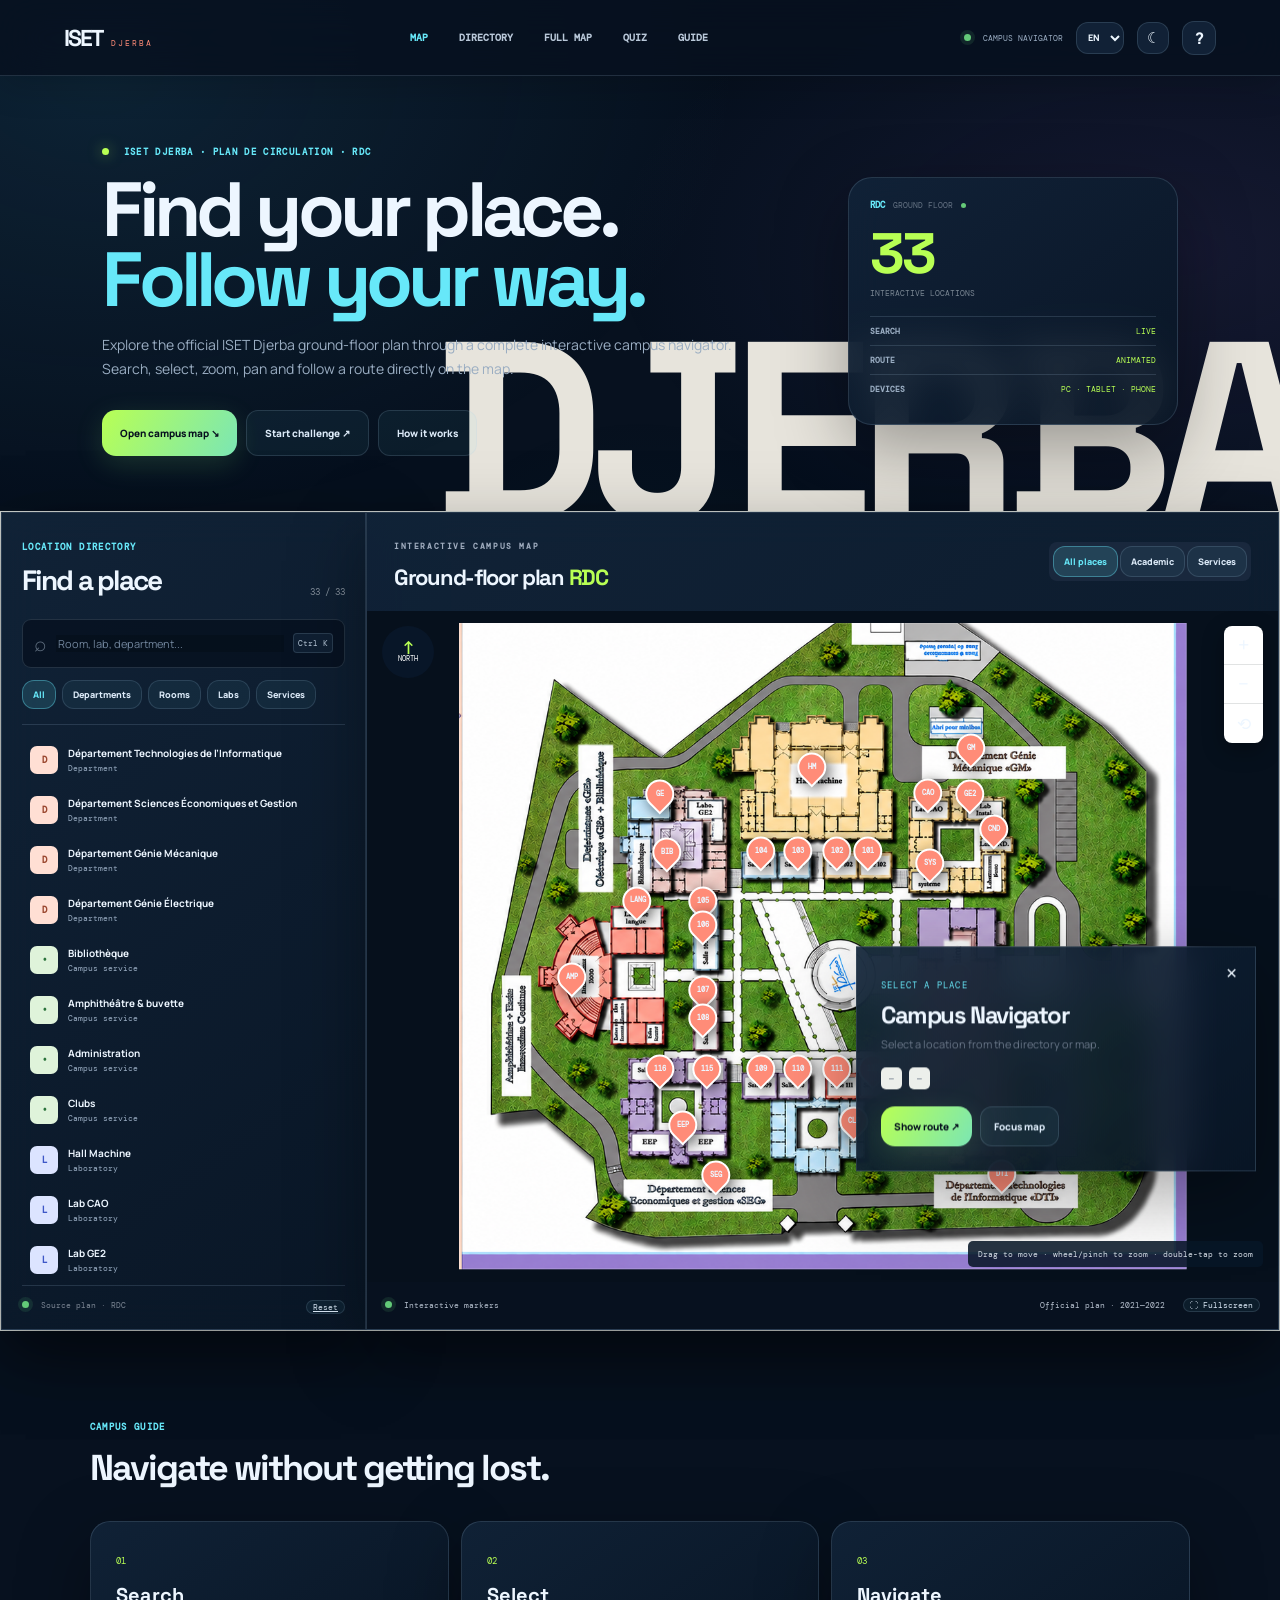
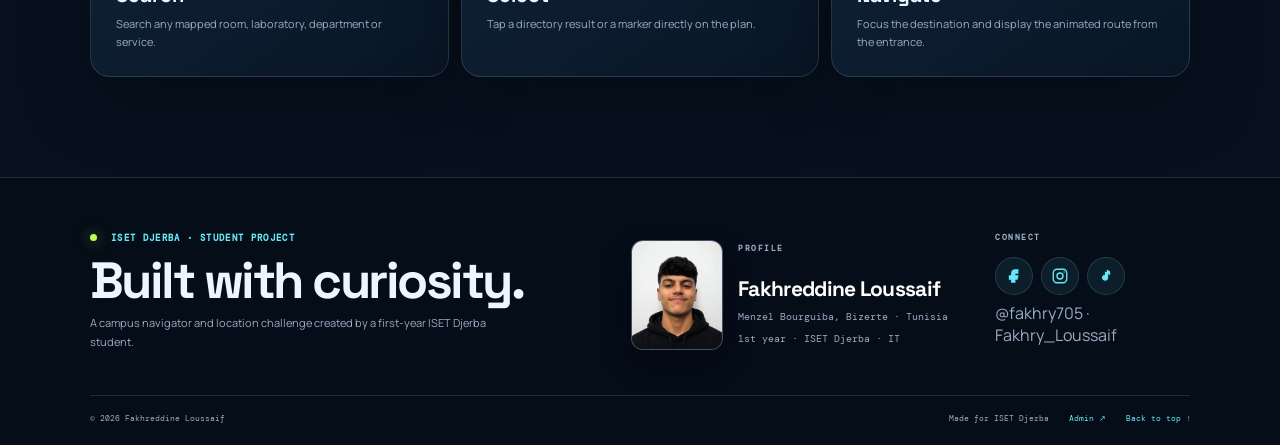
<file: index.html>
<!doctype html>
<html lang="fr">
<head>
<meta charset="UTF-8">
<meta name="viewport" content="width=device-width, initial-scale=1.0, viewport-fit=cover">
<meta name="theme-color" content="#07111f">
<title>ISET Djerba — Campus Map</title>
<link rel="stylesheet" href="css/style.css">
<link rel="stylesheet" href="css/aurora.css?v=20261009c">
</head>
<body>
<header class="topbar">
  <a class="brand" href="#home"><span class="brand-main">ISET</span><span class="brand-sub">DJERBA</span></a>
  <nav><a class="active" href="#map" data-i18n="navMap">MAP</a><a href="#directory" data-i18n="navDirectory">DIRECTORY</a><a href="map.html" class="full-map-link">FULL MAP</a><a href="quiz.html" data-i18n="navQuiz">QUIZ</a><a href="#guide" data-i18n="navGuide">GUIDE</a></nav>
  <div class="top-right"><span class="live"><i></i> <span data-i18n="navigator">CAMPUS NAVIGATOR</span></span><select class="language-select" id="languageSelect" aria-label="Language"><option value="en">EN</option><option value="fr">FR</option><option value="ar">AR</option></select><button id="themeToggle" class="theme-btn" type="button" aria-label="Toggle dark mode">☾</button><button id="helpBtn" class="round-btn" type="button">?</button></div>
</header>

<main id="home">
  <section class="hero">
    <div class="hero-grid">
      <div>
        <p class="eyebrow"><span></span> ISET DJERBA · PLAN DE CIRCULATION · RDC</p>
        <h1><span data-i18n="heroTitle">Find your place.</span><br><em data-i18n="heroTitleAccent">Follow your way.</em></h1>
        <p class="hero-copy" data-i18n="heroCopy">Explore the official ISET Djerba ground-floor plan through a complete interactive campus navigator. Search, select, zoom, pan and follow a route directly on the map.</p>
        <div class="hero-buttons">
          <button id="goMap" class="btn-primary" type="button" data-i18n="openMap">Open campus map <b>↘</b></button>
          <button id="openChallenge" class="btn-secondary" type="button" data-i18n="startChallenge">Start challenge ↗</button>
          <button id="openGuide" class="btn-secondary" type="button" data-i18n="howItWorks">How it works</button>
        </div>
      </div>
      <div class="hero-panel">
        <div class="hero-panel-head"><span>RDC</span><small>GROUND FLOOR</small><i></i></div>
        <strong id="locationTotal">0</strong>
        <span data-i18n="interactiveLocations">interactive locations</span>
        <div class="metric"><b data-i18n="searchMetric">SEARCH</b><span data-i18n="live">LIVE</span></div>
        <div class="metric"><b data-i18n="routeMetric">ROUTE</b><span data-i18n="animated">ANIMATED</span></div>
        <div class="metric"><b data-i18n="devicesMetric">DEVICES</b><span data-i18n="devices">PC · TABLET · PHONE</span></div>
      </div>
    </div>
  </section>

  <section class="map-app" id="map">
    <aside class="sidebar" id="directory">
      <div class="sidebar-title">
        <div><p class="eyebrow" data-i18n="directory">LOCATION DIRECTORY</p><h2 data-i18n="findPlace">Find a place</h2></div>
        <span id="resultCount"></span>
      </div>

      <label class="search">
        <span>⌕</span>
        <input id="search" type="search" data-i18n-placeholder="searchPlaceholder" placeholder="Salle, lab, département..." autocomplete="off">
        <kbd>Ctrl K</kbd>
      </label>

      <div class="chips">
        <button class="chip active" data-filter="all" type="button" data-i18n="all">All</button>
        <button class="chip" data-filter="department" type="button" data-i18n="departments">Departments</button>
        <button class="chip" data-filter="room" type="button" data-i18n="rooms">Rooms</button>
        <button class="chip" data-filter="lab" type="button" data-i18n="labs">Labs</button>
        <button class="chip" data-filter="common" type="button" data-i18n="services">Services</button>
      </div>

      <div id="results" class="results" aria-live="polite"></div>

      <div class="sidebar-bottom">
        <span><i></i> <span data-i18n="sourcePlan">Source plan · RDC</span></span>
        <button id="resetAll" type="button" data-i18n="reset">Reset</button>
      </div>
    </aside>

    <section class="map-workspace">
      <div class="map-topbar">
        <div>
          <span class="map-label" data-i18n="interactiveMap">INTERACTIVE CAMPUS MAP</span>
          <h2 data-i18n="groundPlan">Plan de circulation <b>RDC</b></h2>
        </div>
        <div class="map-tabs">
          <button class="active" data-view="all" type="button" data-i18n="allPlaces">All places</button>
          <button data-view="academic" type="button" data-i18n="academic">Academic</button>
          <button data-view="services" type="button" data-i18n="services">Services</button>
        </div>
      </div>

      <div id="mapViewport" class="map-viewport">
        <div id="mapCanvas" class="map-canvas">
          <img src="assets/final1.png" alt="Plan de circulation RDC de l'ISET Djerba" draggable="false">
          <svg class="route-svg" viewBox="0 0 100 100" preserveAspectRatio="none" aria-hidden="true">
            <defs>
              <filter id="routeGlow" x="-80%" y="-80%" width="260%" height="260%">
                <feGaussianBlur stdDeviation="0.9" result="blur"></feGaussianBlur>
              </filter>
              <marker id="routeArrow" viewBox="0 0 6 6" refX="5" refY="3" markerWidth="3.2" markerHeight="3.2" orient="auto-start-reverse">
                <path d="M 0 0 L 6 3 L 0 6 Z"></path>
              </marker>
            </defs>
            <path id="routeGlowPath"></path>
            <path id="routePath"></path>
            <path id="routeFlowPath"></path>
            <g id="routeWaypoints"></g>
            <g id="routeStartGroup">
              <circle id="routeStartHalo" cx="66.7" cy="93" r="1.9"></circle>
              <circle id="routeStart" cx="66.7" cy="93" r=".72"></circle>
              <text id="routeStartLabel" x="66.7" y="90.2">START</text>
            </g>
            <circle id="routeDestination" cx="0" cy="0" r="1.5"></circle>
          </svg>
          <div id="markers"></div>
        </div>

        <div class="map-tools">
          <button id="zoomIn" type="button" aria-label="Zoom in">+</button>
          <button id="zoomOut" type="button" aria-label="Zoom out">−</button>
          <button id="resetView" type="button" aria-label="Reset map">⟲</button>
        </div>

        <div class="compass"><b>↑</b><span>NORTH</span></div>
        <div id="routeStatus" class="route-status" aria-live="polite">
          <i></i><span>LIVE ROUTE</span><b id="routeStatusName">—</b>
        </div>
        <div class="gesture-hint" data-i18n="gesture">Drag to pan · scroll/pinch to zoom</div>

        <div id="selectionMini" class="selection-mini">
          <span>SELECTED LOCATION</span>
          <b id="selectionMiniName">—</b>
          <button id="miniFocus" type="button" data-i18n="focus">Focus ↗</button>
        </div>
      </div>

      <div class="map-bottom">
        <span><i></i> <span data-i18n="interactiveMarkers">Interactive markers</span></span>
        <span class="source" data-i18n="officialPlan">Official plan · 2021—2022</span>
        <button id="fullscreen" type="button" data-i18n="fullscreen">⛶ Fullscreen</button>
      </div>
    </section>
  </section>

  <section class="guide" id="guide">
    <div><p class="eyebrow" data-i18n="campusGuide">CAMPUS GUIDE</p><h2 data-i18n="guideTitle">Navigate without getting lost.</h2></div>
    <div class="guide-grid">
      <article><span>01</span><h3 data-i18n="searchGuide">Search</h3><p data-i18n="searchGuideCopy">Search any mapped room, laboratory, department or service.</p></article>
      <article><span>02</span><h3 data-i18n="selectGuide">Select</h3><p data-i18n="selectGuideCopy">Tap a directory result or a marker directly on the plan.</p></article>
      <article><span>03</span><h3 data-i18n="navigateGuide">Navigate</h3><p data-i18n="navigateGuideCopy">Focus the destination and display the animated route from the entrance.</p></article>
    </div>
  </section>

</main>

<section id="placeCard" class="place-card" aria-live="polite">
  <button id="closeCard" class="close" type="button">×</button>
  <span id="placeType" class="place-type" data-i18n="selectPlace">SELECT A PLACE</span>
  <h2 id="placeName" data-i18n="campusNavigator">Campus Navigator</h2>
  <p id="placeDesc" data-i18n="selectLocation">Select a location from the directory or map.</p>
  <div class="place-tags"><span id="placeCode">—</span><span id="placeCategory">—</span></div>
  <div class="card-buttons">
    <button id="routeBtn" class="route-btn" type="button" data-i18n="showRoute">Show route <b>↗</b></button>
    <button id="focusBtn" class="focus-btn" type="button" data-i18n="focusMap">Focus map</button>
  </div>
</section>

<div id="helpModal" class="modal hidden" role="dialog" aria-modal="true">
  <div class="modal-box">
    <button id="closeHelp" class="close" type="button">×</button>
    <p class="eyebrow" data-i18n="quickGuide">QUICK GUIDE</p>
    <h2 data-i18n="howToUse">How to use the map</h2>
    <ol>
      <li data-i18n="helpSearch">Search or choose a category.</li>
      <li data-i18n="helpSelect">Select a place from the list or tap a marker.</li>
      <li data-i18n="helpFocus">Use <b>Focus map</b> to center the destination.</li>
      <li data-i18n="helpRoute">Use <b>Show route</b> to display the animated path.</li>
      <li data-i18n="helpPhone">On phone, drag with one finger and use the zoom buttons for precise control.</li>
    </ol>
  </div>
</div>
<footer class="site-footer">
  <div class="footer-inner">
    <div class="footer-intro"><p class="eyebrow"><span></span> ISET DJERBA · STUDENT PROJECT</p><h2 data-i18n="footerTitle">Built with curiosity.</h2><p data-i18n="footerCopy">A campus navigator and location challenge created by a first-year ISET Djerba student.</p></div>
    <div class="footer-profile"><div class="profile-photo-wrap"><img src="assets/fakhreddine-loussaif.jpg" alt="Fakhreddine Loussaif" onerror="this.style.display='none';this.nextElementSibling.style.display='grid'"><span class="profile-initials">FL</span></div><div class="profile-copy"><span class="footer-label" data-i18n="profileLabel">PROFILE</span><strong>Fakhreddine Loussaif</strong><span data-i18n="locationStudent">Menzel Bourguiba, Bizerte · Tunisia</span><span data-i18n="studyInfo">1st year · ISET Djerba · IT </span></div></div>
    <div class="footer-social"><span class="footer-label" data-i18n="socialLabel">CONNECT</span><div class="social-links"><a href="https://www.facebook.com/fahkrie.kis" target="_blank" rel="noopener noreferrer" aria-label="Facebook"><svg viewBox="0 0 24 24" aria-hidden="true"><path d="M14 8h3V4h-3c-3.3 0-5 1.8-5 5v3H6v4h3v4h4v-4h3l1-4h-4V9c0-.7.3-1 1-1Z"/></svg></a><a href="https://www.instagram.com/Fakhry_Loussaif" target="_blank" rel="noopener noreferrer" aria-label="Instagram"><svg viewBox="0 0 24 24" aria-hidden="true"><rect x="3" y="3" width="18" height="18" rx="5"/><circle cx="12" cy="12" r="4"/><circle cx="17.4" cy="6.6" r="1" class="icon-fill"/></svg></a><a href="https://www.tiktok.com/@fakhry705" target="_blank" rel="noopener noreferrer" aria-label="TikTok"><svg viewBox="0 0 24 24" aria-hidden="true"><path d="M14 4v10.2a3.2 3.2 0 1 1-2.4-3.1V7.2c2 .1 3.6.8 5 2V6.5c-1.2-.4-2.1-1.2-2.6-2.5H14Z"/></svg></a></div><span>@fakhry705 · Fakhry_Loussaif</span></div>
  </div>
  <div class="footer-bottom"><span>© 2026 Fakhreddine Loussaif</span><span data-i18n="footerMade">Made for ISET Djerba</span><a href="admin.html">Admin ↗</a><a href="#home" data-i18n="backTop">Back to top ↑</a></div>
</footer>
<script src="js/settings.js"></script>
<script src="js/jsonbin-config.js"></script>
<script src="js/app.js"></script>
<script src="js/aurora.js?v=20261009a"></script>
</body>
</html>
</file>
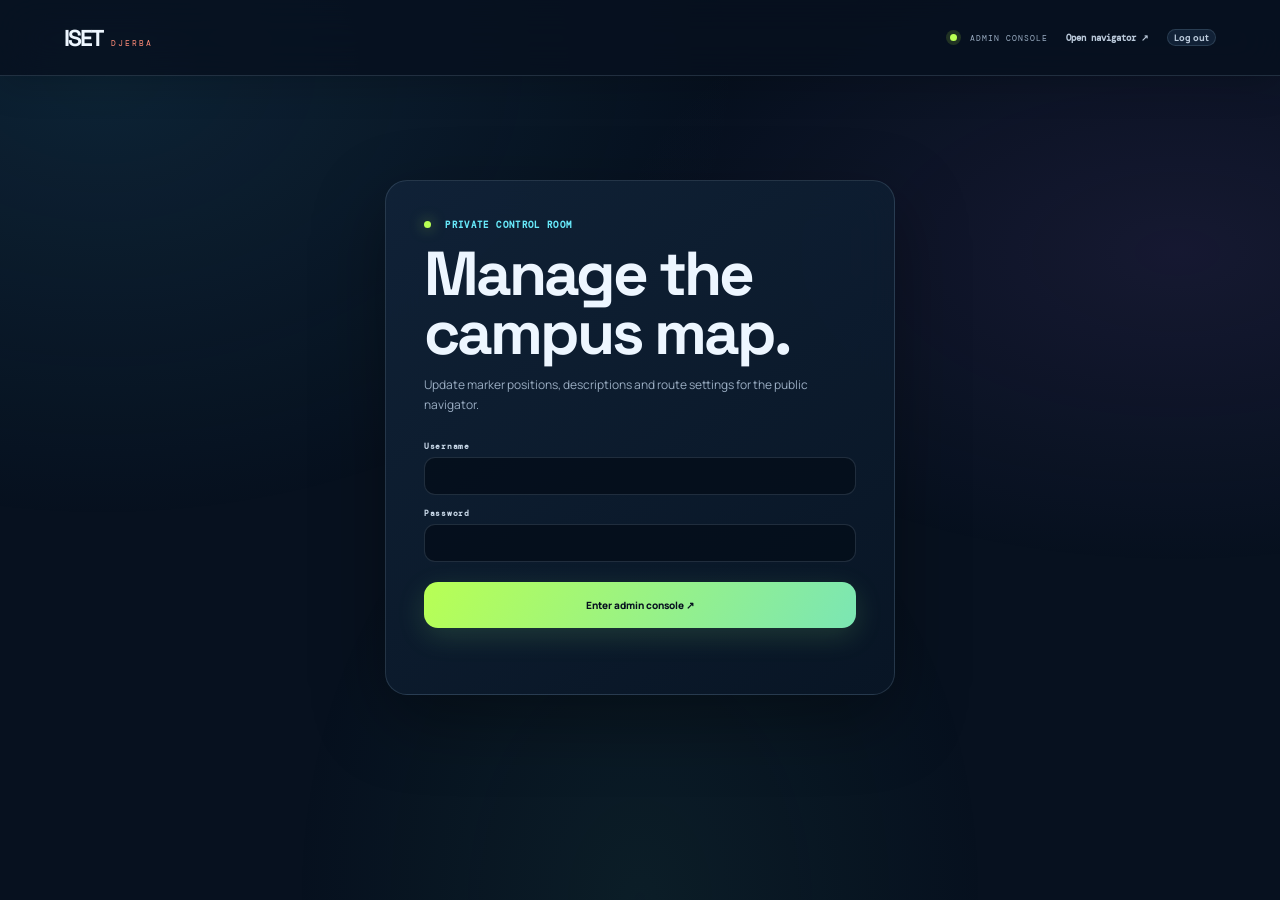
<file: admin.html>
<!doctype html>
<html lang="en">
<head>
<meta charset="UTF-8">
<meta name="viewport" content="width=device-width, initial-scale=1.0">
<title>ISET Djerba — Admin Console</title>
<link rel="stylesheet" href="css/style.css">
<link rel="stylesheet" href="css/admin.css">
<link rel="stylesheet" href="css/aurora.css?v=20261009c">
</head>
<body class="admin-page">
<header class="topbar">
  <a class="brand" href="index.html"><span class="brand-main">ISET</span><span class="brand-sub">DJERBA</span></a>
  <div class="admin-topbar"><span class="admin-status"><i></i> ADMIN CONSOLE</span><a href="index.html">Open navigator ↗</a><button id="logoutButton" type="button">Log out</button></div>
</header>
<main class="admin-main">
  <section id="loginView" class="admin-login">
    <p class="eyebrow"><span></span> PRIVATE CONTROL ROOM</p><h1>Manage the campus map.</h1><p>Update marker positions, descriptions and route settings for the public navigator.</p>
    <form id="loginForm" class="admin-login-form"><label>Username<input id="loginUser" autocomplete="username" required></label><label>Password<input id="loginPass" type="password" autocomplete="current-password" required></label><button class="btn-primary" type="submit">Enter admin console ↗</button><small id="loginError" class="admin-error"></small></form>
   
  </section>
  <section id="adminView" class="admin-console" hidden>
    <div class="admin-heading"><div><p class="eyebrow"><span></span> CAMPUS DATA MANAGEMENT</p><h1>Map control room.</h1><p>Edit places once and publish them to the navigator and challenge.</p></div><div class="admin-actions"><label style="display:flex;align-items:center;gap:7px;font:800 8px DM Mono;color:#718092;">SYNC PASSWORD <input id="syncPassword" type="password" value="iset2026" style="width:120px;padding:8px;border:1px solid #ccd2d3;border-radius:6px;"></label><span id="syncStatus" style="font:800 8px DM Mono;color:#5cae68;"></span>
<details class="upload-settings"><summary>360° upload setup</summary><div class="upload-settings-body"><p>One-time setup for direct browser uploads.</p><label>Cloudinary cloud name<input id="cloudinaryCloud" placeholder="e.g. dxxxxxxx"></label><label>Unsigned upload preset<input id="cloudinaryPreset" placeholder="e.g. iset_360"></label><button id="saveCloudinary" class="btn-secondary" type="button">Save upload settings</button><small id="cloudinaryStatus"></small></div></details><button id="exportLiveJson" class="btn-secondary" type="button">Export live JSON</button><button id="exportButton" class="btn-secondary" type="button">Export backup</button><button id="resetButton" class="danger-button" type="button">Reset defaults</button></div></div>
    <div class="admin-grid">
      <section class="admin-map-panel"><div class="admin-panel-head"><div><span>LIVE MAP EDITOR</span><strong id="markerCount">0 markers</strong></div><small>Drag markers or draw directly on the plan</small></div><div class="admin-map-tools"><button class="map-mode active" data-mode="move" type="button">Move marker</button><button class="map-mode" data-mode="add" type="button">+ Add marker</button><button class="map-mode" data-mode="route" type="button">Draw route</button><button id="saveRouteButton" class="btn-primary" type="button">Save route ↗</button><button id="clearRouteButton" type="button">Clear route</button></div><div id="adminMapViewport" class="admin-map-viewport"><div id="adminMapCanvas" class="admin-map-canvas"><img src="assets/final1.png" alt="Campus plan"><svg id="adminRouteSvg" class="admin-route-svg" viewBox="0 0 100 100" preserveAspectRatio="none"><path id="adminRoutePath"></path></svg><div id="adminMarkers"></div></div></div><div class="admin-map-foot"><span>Coordinates: <b id="coordinateReadout">—</b></span><span id="mapModeHint">Drag a marker to move it</span><button id="newMarkerButton" type="button">+ New marker</button></div></section>
      <aside class="admin-editor"><div class="editor-head"><div><span>PLACE EDITOR</span><h2 id="editorTitle">Select a marker</h2></div><button id="deleteButton" class="icon-danger" type="button" disabled>Delete</button></div>
        <form id="markerForm"><label>Place name<input id="markerName" required></label><div class="form-row"><label>Short code<input id="markerShort" maxlength="6" required></label><label>Category<select id="markerType"><option value="department">Department</option><option value="room">Room</option><option value="lab">Laboratory</option><option value="common">Service</option></select></label></div><label>Description<textarea id="markerDesc" rows="4" required></textarea>
<label>360° Street View <span class="field-help">Upload one equirectangular 360° image for this place.</span>
  <input id="panoramaFile" type="file" accept="image/jpeg,image/png,image/webp,.jpg,.jpeg,.png,.webp">
</label>
<div class="panorama-upload-row"><button id="uploadPanoramaButton" class="btn-secondary" type="button">Upload 360° photo</button><span id="panoramaUploadStatus" class="upload-status"></span></div>
<div id="panoramaPreview" class="panorama-preview"></div>
<input id="markerPanorama" type="hidden">
<label>Next 360° places <span class="field-help">Choose places users can jump to from this panorama.</span>
  <select id="streetLinks" multiple size="4"></select>
</label>
<label>Photos / image URLs <span class="field-help">Optional normal photos. One URL per line.</span><textarea id="markerImages" rows="4" placeholder="https://.../photo1.jpg&#10;https://.../photo2.jpg"></textarea><div id="imagePreview" class="admin-image-preview"></div><div class="form-row"><label>X position %<input id="markerX" type="number" min="0" max="100" step="0.1" required></label><label>Y position %<input id="markerY" type="number" min="0" max="100" step="0.1" required></label></div><button class="btn-primary" type="submit">Save place <b>↗</b></button><p id="editorMessage" class="editor-message" aria-live="polite"></p></form>
        <div class="route-editor"><span>ROUTE START</span><p>Choose where animated routes begin on the plan.</p><div class="form-row"><label>X position %<input id="routeX" type="number" min="0" max="100" step="0.1"></label><label>Y position %<input id="routeY" type="number" min="0" max="100" step="0.1"></label></div><button id="saveRouteStartButton" class="btn-secondary" type="button">Save route start</button></div>
      </aside>
    </div>
    <div class="admin-table-panel"><div class="admin-panel-head"><div><span>ALL LOCATIONS</span><strong>Click a row to edit</strong></div><input id="adminSearch" type="search" placeholder="Search places..."></div><div id="locationRows" class="location-rows"></div></div>
  </section>
</main>
<script src="js/settings.js"></script><script src="js/jsonbin-config.js"></script><script src="js/app.js"></script>
<script src="js/admin.js"></script>
<script src="js/aurora.js?v=20261009a"></script>
</body>
</html>
</file>
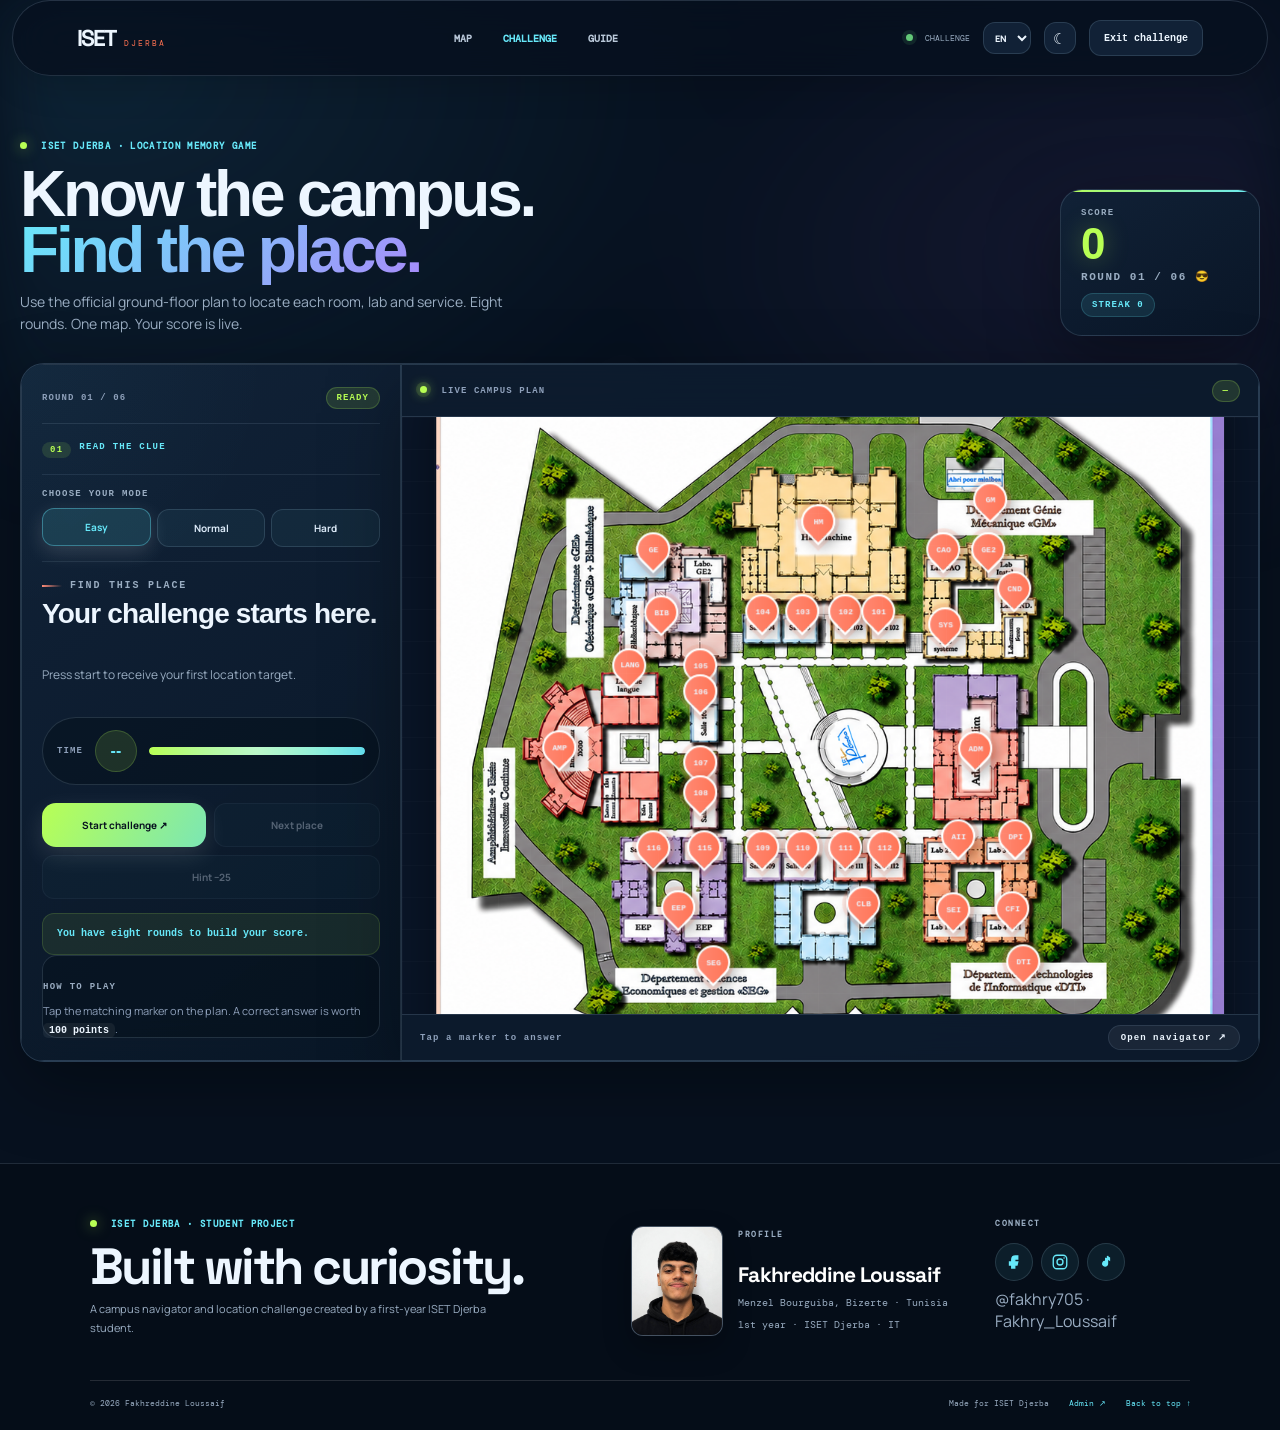
<file: quiz.html>
<!doctype html>
<html lang="fr">
<head>
<meta charset="UTF-8">
<meta name="viewport" content="width=device-width, initial-scale=1.0, viewport-fit=cover">
<meta name="theme-color" content="#07111f">
<title>ISET Djerba — Campus Challenge</title>
<link rel="stylesheet" href="css/aurora.css?v=20261010d">
<link rel="stylesheet" href="css/style.css">
<link rel="stylesheet" href="css/quiz.css?v=20261010d">
</head>
<body class="quiz-page">
<header class="topbar">
  <a class="brand" href="index.html"><span class="brand-main">ISET</span><span class="brand-sub">DJERBA</span></a>
  <nav><a href="index.html#map" data-i18n="navMap">MAP</a><a class="active" href="quiz.html" data-i18n="challenge">CHALLENGE</a><a href="index.html#guide" data-i18n="navGuide">GUIDE</a></nav>
  <div class="top-right"><span class="live"><i></i> <span data-i18n="challenge">CAMPUS CHALLENGE</span></span><select class="language-select" id="languageSelect" aria-label="Language"><option value="en">EN</option><option value="fr">FR</option><option value="ar">AR</option></select><button id="themeToggle" class="theme-btn" type="button" aria-label="Toggle dark mode">☾</button><a class="back-link" href="index.html" data-i18n="exitChallenge">Exit challenge</a></div>
</header>

<main class="challenge-main">
  <div class="challenge-head">
    <div>
      <p class="eyebrow"><span></span> ISET DJERBA · LOCATION MEMORY GAME</p>
      <h1>Know the campus.<br><em>Find the place.</em></h1>
      <p class="challenge-copy" data-i18n="challengeCopy">Use the official ground-floor plan to locate each room, lab and service. Eight rounds. One map. Your score is live.</p>
    </div>
    <div class="challenge-score"><span>SCORE</span><strong id="score">0</strong><small id="progress">ROUND 01 / 08</small><b id="streakBadge">STREAK 0</b></div>
  </div>

  <section class="challenge-shell" aria-label="Campus challenge">
    <aside class="challenge-panel">
      <div class="challenge-meta"><span id="roundLabel">ROUND 01 / 08</span><b id="stateLabel">READY</b></div>
      <div class="challenge-rule"><span>01</span><span>READ THE CLUE</span></div>
      <div class="difficulty-picker"><span>CHOOSE YOUR MODE</span><div><button class="difficulty active" data-level="easy" type="button">Easy</button><button class="difficulty" data-level="normal" type="button">Normal</button><button class="difficulty" data-level="hard" type="button">Hard</button></div></div>
      <p class="challenge-kicker" data-i18n="findThisPlace">FIND THIS PLACE</p>
      <h2 id="targetName">Your challenge starts here.</h2>
      <p id="targetDesc">Press start to receive your first location target.</p>
      <div class="challenge-timer"><span>TIME</span><strong id="timer">--</strong><i><b id="timerBar"></b></i></div>
      <div class="challenge-actions"><button id="startButton" class="btn-primary" type="button" data-i18n="startChallenge">Start challenge <b>↗</b></button><button id="nextButton" class="btn-secondary" type="button" disabled data-i18n="nextPlace">Next place</button><button id="hintButton" class="hint-button" type="button">Hint −25</button></div>
      <p id="feedback" class="challenge-feedback" aria-live="polite" data-i18n="challengeReady">You have eight rounds to build your score.</p>
      <div class="challenge-tip"><span data-i18n="howToPlay">HOW TO PLAY</span><p data-i18n="challengeTip">Tap the matching marker on the plan. A correct answer is worth <b>100 points</b>.</p></div>
    </aside>
    <section class="challenge-map-wrap">
      <div class="challenge-map-head"><span><i></i> LIVE CAMPUS PLAN</span><b id="targetCode">—</b></div>
      <div id="challengeViewport" class="challenge-viewport">
        <div id="challengeCanvas" class="challenge-canvas">
          <img src="assets/final1.png" alt="ISET Djerba ground floor plan" draggable="false">
          <div id="challengeMarkers"></div>
        </div>
      </div>
      <div class="challenge-map-foot"><span data-i18n="tapMarker">Tap a marker to answer</span><a href="index.html#map" data-i18n="openNavigator">Open navigator ↗</a></div>
    </section>
  </section>
</main>
<footer class="site-footer quiz-footer">
  <div class="footer-inner">
    <div class="footer-intro"><p class="eyebrow"><span></span> ISET DJERBA · STUDENT PROJECT</p><h2 data-i18n="footerTitle">Built with curiosity.</h2><p data-i18n="footerCopy">A campus navigator and location challenge created by a first-year ISET Djerba student.</p></div>
    <div class="footer-profile"><div class="profile-photo-wrap"><img src="assets/fakhreddine-loussaif.jpg" alt="Fakhreddine Loussaif" onerror="this.style.display='none';this.nextElementSibling.style.display='grid'"><span class="profile-initials">FL</span></div><div class="profile-copy"><span class="footer-label" data-i18n="profileLabel">PROFILE</span><strong>Fakhreddine Loussaif</strong><span data-i18n="locationStudent">Menzel Bourguiba, Bizerte · Tunisia</span><span data-i18n="studyInfo">1st year · ISET Djerba · IT </span></div></div>
    <div class="footer-social"><span class="footer-label" data-i18n="socialLabel">CONNECT</span><div class="social-links"><a href="https://www.facebook.com/fahkrie.kis" target="_blank" rel="noopener noreferrer" aria-label="Facebook"><svg viewBox="0 0 24 24" aria-hidden="true"><path d="M14 8h3V4h-3c-3.3 0-5 1.8-5 5v3H6v4h3v4h4v-4h3l1-4h-4V9c0-.7.3-1 1-1Z"/></svg></a><a href="https://www.instagram.com/Fakhry_Loussaif" target="_blank" rel="noopener noreferrer" aria-label="Instagram"><svg viewBox="0 0 24 24" aria-hidden="true"><rect x="3" y="3" width="18" height="18" rx="5"/><circle cx="12" cy="12" r="4"/><circle cx="17.4" cy="6.6" r="1" class="icon-fill"/></svg></a><a href="https://www.tiktok.com/@fakhry705" target="_blank" rel="noopener noreferrer" aria-label="TikTok"><svg viewBox="0 0 24 24" aria-hidden="true"><path d="M14 4v10.2a3.2 3.2 0 1 1-2.4-3.1V7.2c2 .1 3.6.8 5 2V6.5c-1.2-.4-2.1-1.2-2.6-2.5H14Z"/></svg></a></div><span>@fakhry705 · Fakhry_Loussaif</span></div>
  </div>
  <div class="footer-bottom"><span>© 2026 Fakhreddine Loussaif</span><span data-i18n="footerMade">Made for ISET Djerba</span><a href="admin.html">Admin ↗</a><a href="#" data-i18n="backTop">Back to top ↑</a></div>
</footer>
<script src="js/settings.js"></script>
<script src="js/quiz.js?v=20261010d"></script>
<script src="js/aurora.js?v=20261010c"></script>
</body>
</html>
</file>
<file: css/style.css>
@import url('https://fonts.googleapis.com/css2?family=DM+Mono&family=Manrope:wght@400;500;600;700;800&family=Space+Grotesk:wght@500;600;700&display=swap');
:root{--ink:#07111f;--navy:#0b1728;--navy2:#101e32;--paper:#f3f1eb;--cream:#fffdf8;--line:#d7dcd9;--muted:#738092;--blue:#5677ff;--orange:#ff7252;--lime:#b9ff49;--shadow:0 28px 80px #08111f22}
*{box-sizing:border-box}html{scroll-behavior:smooth}body{margin:0;background:var(--paper);color:var(--ink);font-family:Manrope,Arial,sans-serif}button,input{font:inherit}button{cursor:pointer}button:focus-visible,a:focus-visible,input:focus-visible{outline:3px solid #5677ff55;outline-offset:3px}
.topbar{height:76px;padding:0 clamp(18px,5vw,76px);display:flex;align-items:center;justify-content:space-between;position:sticky;top:0;z-index:50;background:#f3f1ebf2;border-bottom:1px solid #d7d9d6;backdrop-filter:blur(14px)}.brand{display:flex;align-items:baseline;gap:8px;text-decoration:none;color:var(--ink)}.brand-main{font:800 23px 'Space Grotesk';letter-spacing:-2px}.brand-sub{font:8px 'DM Mono';letter-spacing:2px;color:var(--orange)}nav{display:flex;gap:31px}nav a{font:800 10px 'DM Mono';color:#7b8693;text-decoration:none}nav a.active,nav a:hover{color:var(--ink)}.top-right{display:flex;align-items:center;gap:13px}.live{font:8px 'DM Mono';color:#697585}.live i,.sidebar-bottom i,.map-bottom i{display:inline-block;width:7px;height:7px;border-radius:50%;background:#63c978;box-shadow:0 0 0 4px #63c97820;margin-right:7px}.round-btn{width:34px;height:34px;border:1px solid #c7ccca;border-radius:50%;background:transparent;font-weight:800}
.hero{max-width:1500px;margin:auto;padding:70px clamp(22px,8vw,130px) 55px;position:relative;overflow:hidden}.hero:after{content:'DJERBA';position:absolute;right:-25px;bottom:-50px;font:900 clamp(100px,20vw,290px)/1 'Space Grotesk';letter-spacing:-15px;color:#e7e4dc;pointer-events:none}.hero-grid{display:grid;grid-template-columns:minmax(0,1fr) 330px;gap:50px;align-items:center;position:relative;z-index:1}.eyebrow{margin:0;color:#697585;font:800 9px 'DM Mono';letter-spacing:1.8px}.eyebrow>span{display:inline-block;width:7px;height:7px;border-radius:50%;background:#65c978;box-shadow:0 0 0 4px #65c97820;margin-right:8px}.hero h1{margin:17px 0 18px;font:700 clamp(48px,6vw,85px)/.91 'Space Grotesk';letter-spacing:-4.8px}.hero h1 em{font-style:normal;color:var(--blue)}.hero-copy{max-width:670px;color:#677384;font-size:14px;line-height:1.75}.hero-buttons{display:flex;gap:9px;margin-top:28px;flex-wrap:wrap}.btn-primary,.btn-secondary{min-height:46px;padding:0 18px;border-radius:8px;font-size:10px;font-weight:800}.btn-primary{border:1px solid var(--ink);background:var(--ink);color:white}.btn-primary b{color:var(--lime);margin-left:14px;font-size:16px}.btn-secondary{border:1px solid #cdd2cf;background:transparent}.hero-panel{padding:21px;background:var(--cream);border:1px solid #d4d9d6;box-shadow:0 20px 55px #08111f12}.hero-panel-head{display:flex;align-items:center;gap:8px;font:800 9px 'DM Mono';color:#667384}.hero-panel-head span{color:var(--blue)}.hero-panel-head small{font:8px 'DM Mono'}.hero-panel-head i{width:5px;height:5px;border-radius:50%;background:#65c978}.hero-panel>strong{display:block;margin-top:17px;font:700 57px/.9 'Space Grotesk';letter-spacing:-3px}.hero-panel>span{display:block;margin:8px 0 18px;color:#7a8693;font:8px 'DM Mono';text-transform:uppercase}.metric{display:flex;justify-content:space-between;padding:9px 0;border-top:1px solid #e5e7e4;font:8px 'DM Mono';color:#7c8793}.metric b{color:var(--ink)}
.map-app{max-width:1530px;height:820px;margin:0 auto 90px;display:grid;grid-template-columns:365px minmax(0,1fr);background:var(--cream);border:1px solid #ccd1ce;box-shadow:var(--shadow)}
.sidebar{min-width:0;min-height:0;display:flex;flex-direction:column;overflow:hidden;border-right:1px solid var(--line);padding:28px 20px 15px}.sidebar-title{display:flex;align-items:end;justify-content:space-between}.sidebar-title h2{margin:9px 0 0;font:700 28px 'Space Grotesk';letter-spacing:-1.7px}.sidebar-title>span{font:9px 'DM Mono';color:#85909c}.search{height:49px;margin:21px 0 12px;padding:0 11px;display:flex;align-items:center;gap:9px;border:1px solid #c9cecf;border-radius:9px;background:#fff}.search>span{font-size:21px;color:#5e6d7e}.search input{min-width:0;flex:1;border:0;outline:0;font-size:11px}.search kbd{padding:4px;border:1px solid #e1e4e3;border-radius:4px;color:#87919e;font:8px 'DM Mono'}.chips{display:flex;gap:6px;flex-wrap:wrap;padding-bottom:15px;border-bottom:1px solid #e4e6e3}.chip{padding:7px 10px;border:1px solid #d1d5d4;border-radius:999px;background:transparent;color:#687587;font-size:9px;font-weight:800}.chip.active{background:var(--ink);border-color:var(--ink);color:#fff}.results{min-height:0;flex:1;overflow:auto;padding:11px 0;display:flex;flex-direction:column;gap:2px}.result{width:100%;padding:10px 8px;border:0;border-radius:8px;background:transparent;text-align:left;display:grid;grid-template-columns:29px minmax(0,1fr) 18px;gap:9px;align-items:center}.result:hover,.result.selected{background:#e9efff}.result-icon{width:28px;height:28px;display:grid;place-items:center;border-radius:7px;background:#e8e9e5;color:#354154;font:700 9px 'DM Mono'}.result[data-type=department] .result-icon{background:#ffdfd4;color:#9a472f}.result[data-type=lab] .result-icon{background:#dce4ff;color:#3e58c7}.result[data-type=common] .result-icon{background:#dff3da;color:#2b733c}.result-text{min-width:0}.result-text b{display:block;font-size:10px;white-space:nowrap;overflow:hidden;text-overflow:ellipsis}.result-text small{display:block;margin-top:3px;color:#87919d;font:8px 'DM Mono'}.result-arrow{opacity:0;color:#4c5b6e}.result:hover .result-arrow,.result.selected .result-arrow{opacity:1}.empty{margin:auto;color:#7a8592;font-size:11px}.sidebar-bottom{padding-top:14px;border-top:1px solid #e2e5e2;display:flex;justify-content:space-between;color:#7b8693;font:8px 'DM Mono'}.sidebar-bottom button{border:0;background:transparent;text-decoration:underline;color:inherit}
.map-workspace{min-width:0;min-height:0;display:flex;flex-direction:column;background:var(--navy);overflow:hidden}.map-topbar{height:98px;flex:none;padding:0 27px;display:flex;align-items:center;justify-content:space-between;color:#fff}.map-label{color:#9eabbd;font:800 8px 'DM Mono';letter-spacing:1.6px}.map-topbar h2{margin:9px 0 0;font:700 22px 'Space Grotesk';letter-spacing:-1.3px}.map-topbar h2 b{color:var(--lime)}.map-tabs{padding:4px;display:flex;gap:2px;border-radius:8px;background:#19283d}.map-tabs button{padding:8px 10px;border:0;border-radius:6px;background:transparent;color:#aeb9c8;font-size:9px;font-weight:800}.map-tabs button.active{background:#f2f1ec;color:var(--ink)}
.map-viewport{position:relative;flex:1;min-height:0;overflow:hidden;background:#06101c;cursor:grab;touch-action:none;overscroll-behavior:contain}.map-viewport.dragging{cursor:grabbing}.map-canvas{position:absolute;left:50%;top:50%;width:min(1120px,96vw);transform:translate(-50%,-50%) scale(1);transform-origin:center;transition:transform .12s ease;will-change:transform;user-select:none}.map-canvas.no-transition{transition:none}.map-canvas img{display:block;width:100%;height:auto;box-shadow:0 24px 60px #0009}.map-canvas:after{content:'';position:absolute;inset:0;border:1px solid #fff4;pointer-events:none}.route-svg{position:absolute;inset:0;width:100%;height:100%;pointer-events:none;z-index:5;overflow:visible}.route-svg path{fill:none;vector-effect:non-scaling-stroke;stroke-linecap:round;stroke-linejoin:round;opacity:0}.route-svg #routeGlowPath{stroke:#07111f;stroke-width:5.8;opacity:0;filter:url(#routeGlow)}.route-svg #routePath{stroke:#fff;stroke-width:2.8;opacity:0}.route-svg #routeFlowPath{stroke:var(--lime);stroke-width:1.35;stroke-dasharray:2.6 1.9;opacity:0}.route-svg path.visible{opacity:1}.route-svg #routeGlowPath.visible{opacity:.82!important}.route-svg #routePath.visible{opacity:1!important}.route-svg #routeFlowPath.visible{opacity:1!important}.route-svg #routeFlowPath.visible{animation:routeFlow .72s linear infinite}.route-svg marker path{fill:var(--lime)}.route-svg #routePath{marker-mid:url(#routeArrow);marker-end:url(#routeArrow)}.route-svg circle{vector-effect:non-scaling-stroke;opacity:0}.route-svg #routeStartHalo{fill:var(--lime);stroke:#fff;stroke-width:.18}.route-svg #routeStart{fill:var(--ink);stroke:#fff;stroke-width:.28}.route-svg #routeDestination{fill:var(--blue);stroke:#fff;stroke-width:.28}.route-svg #routeWaypoints circle{fill:var(--lime);stroke:#07111f;stroke-width:.2}.route-svg circle.visible{opacity:1}.route-svg #routeStartHalo.visible{animation:none;opacity:.55!important;r:2.1}.route-svg #routeDestination.visible{animation:routeDestination 1.2s ease-in-out infinite}.route-svg text{font:700 1.55px 'DM Mono';letter-spacing:.15px;fill:#fff;paint-order:stroke;stroke:#07111f;stroke-width:.65;stroke-linejoin:round;opacity:0}.route-svg text.visible{opacity:1}.marker{position:absolute;z-index:4;transform:translate(-50%,-100%)}.marker button{width:29px;height:29px;display:grid;place-items:center;border:2px solid #fff;border-radius:50% 50% 50% 0;background:var(--orange);color:#fff;transform:rotate(-45deg);box-shadow:0 5px 15px #0009;transition:.2s}.marker button span{transform:rotate(45deg);font:700 7px 'DM Mono'}.marker.active button,.marker:hover button{background:var(--blue);transform:rotate(-45deg) scale(1.3)}.marker.active button{box-shadow:0 0 0 7px #b9ff4960,0 5px 15px #0009}.marker-label{position:absolute;top:31px;left:50%;transform:translateX(-50%);padding:4px 6px;background:#071525ed;border-radius:4px;color:#fff;font:8px 'DM Mono';white-space:nowrap;opacity:0}.marker.active .marker-label,.marker:hover .marker-label{opacity:1}
.map-tools{position:absolute;right:15px;top:15px;z-index:8;display:grid;overflow:hidden;border-radius:8px;box-shadow:0 7px 22px #0005}.map-tools button{width:39px;height:39px;border:0;border-bottom:1px solid #e1e3e3;background:#fff;color:#172238;font-size:20px}.map-tools button:last-child{border-bottom:0;font-size:17px}.compass{position:absolute;left:15px;top:15px;z-index:8;width:52px;height:52px;display:grid;place-content:center;border-radius:50%;background:#091729ee;color:#fff;text-align:center}.compass b{color:var(--lime);font-size:18px;line-height:14px}.compass span{font:7px 'DM Mono'}.route-status{position:absolute;left:50%;top:15px;z-index:9;display:flex;align-items:center;gap:7px;max-width:min(390px,62%);padding:9px 12px;border:1px solid #ffffff18;border-radius:999px;background:#071525ed;color:#dce5ef;box-shadow:0 10px 28px #0004;backdrop-filter:blur(10px);transform:translate(-50%,-12px);opacity:0;pointer-events:none;transition:.25s}.route-status.show{transform:translate(-50%,0);opacity:1}.route-status i{width:7px;height:7px;flex:0 0 7px;border-radius:50%;background:var(--lime);box-shadow:0 0 0 4px #b9ff4930;animation:routeDot 1.2s ease-in-out infinite}.route-status span{font:800 8px 'DM Mono';letter-spacing:1px;color:var(--lime)}.route-status b{min-width:0;overflow:hidden;text-overflow:ellipsis;white-space:nowrap;font-size:9px}.gesture-hint{position:absolute;right:15px;bottom:15px;z-index:8;padding:8px 10px;border-radius:5px;background:#091729df;color:#d8e0e9;font:8px 'DM Mono'}.selection-mini{position:absolute;left:15px;bottom:15px;z-index:8;max-width:min(380px,58%);padding:11px 13px;border:1px solid #fff2;border-radius:8px;background:#091729ed;color:#fff;backdrop-filter:blur(8px);opacity:0;transform:translateY(15px);pointer-events:none;transition:.25s}.selection-mini.show{opacity:1;transform:none;pointer-events:auto}.selection-mini span{display:block;color:var(--lime);font:8px 'DM Mono';letter-spacing:1px}.selection-mini b{display:block;margin:4px 0;font-size:11px;white-space:nowrap;overflow:hidden;text-overflow:ellipsis}.selection-mini button{border:0;background:transparent;color:#fff;font:800 9px 'DM Mono';padding:0}.map-bottom{height:47px;flex:none;padding:0 18px;display:flex;align-items:center;gap:18px;background:var(--navy);color:#b7c1cf;font:8px 'DM Mono'}.map-bottom .source{margin-left:auto}.map-bottom button{border:0;background:transparent;color:#fff;font:inherit}
.guide{max-width:1400px;margin:0 auto 100px;padding:0 clamp(22px,7vw,105px)}.guide h2{margin:12px 0 30px;font:700 36px 'Space Grotesk';letter-spacing:-2px}.guide-grid{display:grid;grid-template-columns:repeat(3,1fr);gap:12px}.guide-grid article{padding:25px;border:1px solid #d8dcd9;background:var(--cream)}.guide-grid article>span{color:var(--blue);font:9px 'DM Mono'}.guide-grid h3{margin:13px 0 7px;font:700 20px 'Space Grotesk'}.guide-grid p{margin:0;color:#718092;font-size:11px;line-height:1.65}
.place-card{position:fixed;right:24px;bottom:24px;z-index:60;width:min(400px,calc(100vw - 30px));padding:24px;border-left:5px solid var(--blue);background:var(--cream);box-shadow:0 25px 80px #0004;transform:translateY(calc(100% + 70px));transition:transform .35s}.place-card.show{transform:none}.close{position:absolute;right:12px;top:8px;border:0;background:transparent;color:#718092;font-size:23px}.place-type{color:var(--blue);font:9px 'DM Mono';letter-spacing:1.2px}.place-card h2{margin:9px 28px 8px 0;font:700 24px/1.05 'Space Grotesk';letter-spacing:-1.4px}.place-card p{margin:0;color:#687587;font-size:11px;line-height:1.65}.place-tags{display:flex;gap:7px;margin-top:14px}.place-tags span{padding:6px 8px;background:#ecefeb;border-radius:5px;color:#687586;font:8px 'DM Mono'}.card-buttons{display:flex;gap:8px;margin-top:17px}.route-btn,.focus-btn{min-height:40px;padding:0 13px;border-radius:6px;font-size:10px;font-weight:800}.route-btn{border:1px solid var(--ink);background:var(--ink);color:#fff}.route-btn b{color:var(--lime);margin-left:8px}.route-btn.active{background:var(--blue);border-color:var(--blue)}.focus-btn{border:1px solid #ccd2d3;background:transparent;color:#465467}
.modal{position:fixed;inset:0;z-index:100;display:grid;place-items:center;padding:18px;background:#06101ddd;backdrop-filter:blur(10px)}.modal.hidden{display:none}.modal-box{position:relative;width:min(470px,100%);padding:31px;background:var(--cream);box-shadow:var(--shadow)}.modal-box h2{margin:10px 0 16px;font:700 28px 'Space Grotesk';letter-spacing:-1.5px}.modal-box ol{padding-left:20px;color:#5f6b79;font-size:12px;line-height:1.9}
@keyframes routeFlow{to{stroke-dashoffset:-7.8}}@keyframes routeDot{0%,100%{opacity:.65;transform:scale(.9)}50%{opacity:1;transform:scale(1.18)}}@keyframes routePulse{0%{r:1.4;opacity:.9}70%{r:3.4;opacity:0}100%{r:3.4;opacity:0}}@keyframes routeDestination{0%,100%{r:1.35;opacity:.75}50%{r:2.1;opacity:1}}
/* Fit the complete site plan inside the map viewport. */
.map-canvas{width:auto;height:calc(100% - 24px);aspect-ratio:2048 / 1437}
.map-canvas img{width:100%;height:100%;object-fit:fill}
.map-canvas,.challenge-canvas{overflow:hidden;aspect-ratio:1448 / 1286.1}
.map-canvas img,.challenge-canvas img{position:absolute;left:-41.44%;top:-11.73%;width:141.44%;height:111.73%;max-width:none;object-fit:fill}
@media(max-width:920px){nav{display:none}.hero{padding-top:50px}.hero-grid{grid-template-columns:1fr}.hero-panel{max-width:430px}.map-app{height:auto;grid-template-columns:1fr;margin:0 10px 60px}.sidebar{height:420px;border-right:0;border-bottom:1px solid var(--line)}.map-workspace{height:650px}.map-topbar{height:90px}.guide-grid{grid-template-columns:1fr}}
@media(max-width:560px){.topbar{height:64px;padding:0 16px}.live{display:none}.hero{padding:42px 20px 35px}.hero h1{font-size:48px;letter-spacing:-3px}.hero-copy{font-size:13px}.hero-buttons>*{flex:1}.map-app{margin:0;border-left:0;border-right:0}.sidebar{height:405px;padding:22px 15px 14px}.map-topbar{height:82px;padding:0 15px}.map-topbar h2{font-size:19px}.map-tabs{display:none}.map-workspace{height:500px}.map-canvas{width:calc(100% - 20px);height:auto}.gesture-hint{display:none}.route-status{top:12px;max-width:68%}.selection-mini{max-width:75%}.map-bottom{padding:0 13px}.map-bottom .source{display:none}.place-card{right:10px;bottom:10px;width:calc(100vw - 20px);padding:20px}.place-card h2{font-size:21px}.guide{padding:0 20px}.guide h2{font-size:29px}}
@media(prefers-reduced-motion:reduce){*,*::before,*::after{scroll-behavior:auto!important;animation:none!important;transition:none!important}}
.map-canvas{container-type:size}
.map-canvas .marker button{width:clamp(18px,4cqw,29px);height:clamp(18px,4cqw,29px)}
.map-canvas .marker button span{font-size:clamp(5px,1cqw,7px)}
@media(max-width:560px){.map-canvas .marker button{width:18px;height:18px}.map-canvas .marker button span{font-size:5px}}
.language-select{height:32px;padding:0 7px;border:1px solid #c7ccca;border-radius:6px;background:transparent;color:var(--ink);font:800 9px 'DM Mono';cursor:pointer}.theme-btn{width:32px;height:32px;border:1px solid #c7ccca;border-radius:50%;background:transparent;color:var(--ink);font-size:15px}.theme-btn:hover,.language-select:hover{border-color:var(--blue)}
:root[data-theme=dark]{--paper:#07111f;--cream:#101e32;--ink:#f3f1eb;--navy:#050d18;--navy2:#0b1728;--line:#26364a;--muted:#a5b1c0;--shadow:0 28px 80px #0008}
:root[data-theme=dark] body{background:var(--paper);color:var(--ink)}:root[data-theme=dark] .topbar{background:#07111ff2;border-color:#26364a}:root[data-theme=dark] .hero:after{color:#0d1b2d}:root[data-theme=dark] .hero-copy,:root[data-theme=dark] .guide-grid p,:root[data-theme=dark] .sidebar-title>span{color:#a5b1c0}:root[data-theme=dark] .hero-panel,:root[data-theme=dark] .guide-grid article{background:#101e32;border-color:#26364a}:root[data-theme=dark] .search{background:#0b1728;border-color:#33445a}:root[data-theme=dark] .search input{background:transparent;color:#fff}:root[data-theme=dark] .chip{border-color:#33445a;color:#c4cfdb}:root[data-theme=dark] .result:hover,:root[data-theme=dark] .result.selected{background:#1a3156}:root[data-theme=dark] .btn-secondary,:root[data-theme=dark] .focus-btn{border-color:#33445a;color:var(--ink)}:root[data-theme=dark] .place-card,:root[data-theme=dark] .modal-box{background:#101e32;color:#fff}:root[data-theme=dark] .language-select,:root[data-theme=dark] .theme-btn,:root[data-theme=dark] .round-btn{border-color:#40536b;color:#fff}:root[data-theme=dark] .back-link{border-color:#40536b;color:#fff}
@media(max-width:560px){.top-right{gap:7px}.language-select{height:30px;padding:0 4px}.theme-btn{width:30px;height:30px}.top-right .round-btn{display:none}}
.site-footer{margin-top:20px;padding:54px clamp(22px,7vw,105px) 22px;background:var(--ink);color:#fff}.footer-inner{max-width:1400px;margin:auto;display:grid;grid-template-columns:minmax(0,1.4fr) minmax(260px,.9fr) minmax(170px,.55fr);gap:45px;padding-bottom:43px}.footer-intro h2{margin:13px 0 9px;font:700 clamp(30px,4vw,51px)/.95 'Space Grotesk';letter-spacing:-2.5px}.footer-intro>p:last-child{max-width:410px;margin:0;color:#aeb9c8;font-size:11px;line-height:1.7}.site-footer .eyebrow{color:#aeb9c8}.footer-label{display:block;margin-bottom:15px;color:var(--lime);font:800 8px 'DM Mono';letter-spacing:1.5px}.footer-profile{display:flex;align-items:center;gap:15px;padding-top:6px;color:#aeb9c8;font:10px 'DM Mono';line-height:1.5}.profile-copy{display:flex;flex-direction:column;gap:7px;min-width:0}.profile-photo-wrap{width:92px;height:110px;flex:0 0 92px;position:relative;overflow:hidden;border:1px solid #ffffff30;border-radius:12px;background:#18283b;box-shadow:0 12px 28px #0004}.profile-photo-wrap img{width:100%;height:100%;display:block;object-fit:cover}.profile-initials{display:none;width:100%;height:100%;place-items:center;color:var(--lime);font:700 28px 'Space Grotesk'}.footer-profile strong{color:#fff;font:700 21px 'Space Grotesk';letter-spacing:-.7px}.social-links{display:flex;gap:8px;margin:2px 0 7px}.social-links a{width:38px;height:38px;display:grid;place-items:center;border:1px solid #ffffff35;border-radius:50%;color:#fff;text-decoration:none;transition:.2s}.social-links svg{width:18px;height:18px;fill:currentColor;stroke:currentColor;stroke-width:1.8}.social-links svg rect,.social-links svg circle{fill:none}.social-links svg .icon-fill{fill:currentColor;stroke:none}.social-links a:hover{border-color:var(--lime);background:var(--lime);color:var(--ink);transform:translateY(-3px)}.footer-bottom{max-width:1400px;margin:auto;padding-top:17px;border-top:1px solid #ffffff20;display:flex;align-items:center;gap:20px;color:#8795a7;font:8px 'DM Mono'}.footer-bottom span:nth-child(2){margin-left:auto}.footer-bottom a{color:#fff;text-decoration:none}.footer-bottom a:hover{color:var(--lime)}:root[data-theme=dark] .site-footer{background:#030914}
@media(max-width:720px){.footer-inner{grid-template-columns:1fr;gap:27px;padding-bottom:30px}.footer-profile,.footer-social{padding-top:0}.footer-bottom{flex-wrap:wrap;gap:11px}.footer-bottom span:nth-child(2){margin-left:0}.footer-bottom a{margin-left:auto}}
@media(max-width:560px){.site-footer{padding:42px 20px 19px}.footer-intro h2{font-size:36px}.footer-bottom{font-size:7px}.footer-bottom a{margin-left:0;width:100%}}
.quiz-section{max-width:1400px;margin:0 auto 105px;padding:0 clamp(22px,7vw,105px)}
.quiz-heading{display:flex;align-items:end;justify-content:space-between;gap:24px;margin-bottom:27px}.quiz-heading h2{margin:11px 0 8px;font:700 42px/1 'Space Grotesk';letter-spacing:-2.4px}.quiz-heading>div:first-child>p:last-child{margin:0;color:#718092;font-size:12px}.quiz-score{min-width:136px;padding:13px 16px;background:var(--ink);color:white;border-left:4px solid var(--lime)}.quiz-score span,.quiz-score small{display:block;font:8px 'DM Mono';letter-spacing:1.1px;color:#aeb9c8}.quiz-score strong{display:block;margin:4px 0;font:700 38px/.9 'Space Grotesk';color:var(--lime)}.quiz-score small{color:#fff}.quiz-layout{display:grid;grid-template-columns:minmax(260px,.72fr) minmax(0,1.28fr);min-height:315px;background:var(--navy);box-shadow:0 24px 60px #08111f24}.quiz-card{padding:29px;color:#fff;background:#101e32}.quiz-card-top{display:flex;justify-content:space-between;padding-bottom:16px;border-bottom:1px solid #ffffff1c;color:#9eabbd;font:8px 'DM Mono';letter-spacing:1px}.quiz-card-top span:last-child{color:var(--lime)}.quiz-kicker{display:block;margin-top:34px;color:var(--orange);font:800 9px 'DM Mono';letter-spacing:1.5px}.quiz-card h3{max-width:390px;margin:12px 0 9px;font:700 clamp(25px,3vw,38px)/1.02 'Space Grotesk';letter-spacing:-1.6px}.quiz-card p{max-width:390px;margin:0;color:#aeb9c8;font-size:11px;line-height:1.6}.quiz-actions{display:flex;gap:8px;margin-top:24px;flex-wrap:wrap}.quiz-actions button{min-height:41px}.quiz-actions .btn-secondary{border-color:#ffffff33;color:#fff}.quiz-actions button:disabled{opacity:.4;cursor:not-allowed}.quiz-feedback{min-height:20px;margin-top:17px;color:var(--lime);font:800 9px 'DM Mono';letter-spacing:.4px}.quiz-feedback.wrong{color:var(--orange)}.quiz-board{position:relative;min-width:0;display:flex;align-items:end;justify-content:space-between;padding:20px;background:#071525;overflow:hidden;background-image:linear-gradient(#ffffff08 1px,transparent 1px),linear-gradient(90deg,#ffffff08 1px,transparent 1px);background-size:32px 32px}.quiz-board:before{content:'01';position:absolute;right:-9px;top:-43px;color:#ffffff08;font:900 230px/.9 'Space Grotesk';letter-spacing:-16px}.quiz-board-label{position:absolute;top:20px;left:20px;right:20px;display:flex;justify-content:space-between;color:#b8c2cf;font:8px 'DM Mono';letter-spacing:1px}.quiz-board-label i{display:inline-block;width:7px;height:7px;margin-right:7px;border-radius:50%;background:var(--lime);box-shadow:0 0 0 4px #b9ff4920}.quiz-board-label b{color:var(--lime)}.quiz-board>p{position:relative;margin:0;color:#8795a7;font:9px 'DM Mono'}.quiz-section .marker.quiz-target button{background:var(--orange);box-shadow:0 0 0 6px #ff725233,0 5px 15px #0009;animation:quizPulse 1.4s infinite}.quiz-section .marker.quiz-correct button{background:#63c978;box-shadow:0 0 0 7px #63c97844,0 5px 15px #0009}.quiz-section .marker.quiz-wrong button{background:#ff3f54;animation:quizShake .35s}.quiz-section .marker.quiz-dim{opacity:.3;pointer-events:none}.quiz-section .marker.quiz-target .marker-label,.quiz-section .marker.quiz-correct .marker-label{opacity:1}.quiz-section .marker.quiz-target .marker-label{background:var(--orange)}
@keyframes quizPulse{0%,100%{box-shadow:0 0 0 5px #ff725222,0 5px 15px #0009}50%{box-shadow:0 0 0 11px #ff725208,0 5px 15px #0009}}@keyframes quizShake{25%{transform:translate(-58%,-100%)}75%{transform:translate(-42%,-100%)}}
@media(max-width:920px){.quiz-layout{grid-template-columns:1fr}.quiz-board{min-height:220px}.quiz-card{min-height:315px}}
@media(max-width:560px){.quiz-section{margin-bottom:70px;padding:0 20px}.quiz-heading{align-items:start;flex-direction:column}.quiz-heading h2{font-size:34px}.quiz-score{width:100%;display:grid;grid-template-columns:auto 1fr auto;align-items:center;gap:12px}.quiz-score strong{margin:0}.quiz-layout{margin:0 -5px}.quiz-card{padding:22px}.quiz-board{min-height:180px;padding:15px}.quiz-board-label{top:15px;left:15px;right:15px}}

/* Mobile map gestures: handled by the navigator itself. */
#mapViewport, #mapCanvas {
  touch-action: none;
  -webkit-user-select: none;
  user-select: none;
}
</file>
<file: css/aurora.css>
/* Aurora Glass — shared visual system for every ISET Djerba page */
:root{
  --aurora-bg:#07111f;--aurora-panel:rgba(13,27,45,.88);--aurora-panel2:rgba(18,35,56,.84);
  --aurora-line:rgba(172,205,231,.16);--aurora-text:#edf6ff;--aurora-muted:#9aadc2;
  --aurora-cyan:#67e8f9;--aurora-lime:#b8ff54;--aurora-coral:#ff8c78;
  --aurora-shadow:0 24px 70px rgba(0,0,0,.34);
  /* Keep legacy page components on the same dark palette. */
  --ink:#edf6ff;--navy:#07111f;--navy2:#0b1728;--paper:#07111f;--cream:#0d1b2d;
  --line:rgba(172,205,231,.16);--muted:#9aadc2;--blue:#67e8f9;--orange:#ff8c78;--lime:#b8ff54;
  --shadow:0 24px 70px rgba(0,0,0,.34);
}
html{scroll-behavior:smooth;scroll-padding-top:90px}
body:not(:has(.navigator)){background:var(--aurora-bg)!important;color:var(--aurora-text)!important;position:relative;isolation:isolate}
body:not(:has(.navigator))::before{content:"";position:fixed;inset:0;z-index:-1;pointer-events:none;background:radial-gradient(ellipse at 8% 8%,rgba(42,117,153,.18),transparent 38%),radial-gradient(ellipse at 92% 28%,rgba(120,77,173,.13),transparent 34%),radial-gradient(ellipse at 50% 100%,rgba(43,120,103,.12),transparent 38%)}
body:not(:has(.navigator)) .topbar{position:sticky;top:0;z-index:50;background:rgba(7,17,31,.82)!important;border-bottom:1px solid var(--aurora-line);backdrop-filter:blur(22px);-webkit-backdrop-filter:blur(22px);box-shadow:0 10px 35px rgba(0,0,0,.16)}
.topbar .brand{color:var(--aurora-text)!important}
.topbar nav a,.topbar .admin-topbar a,.topbar .admin-topbar button{color:#b9c8d9!important;transition:color .2s ease,background .2s ease,border-color .2s ease}
.topbar nav a:hover,.topbar nav a.active{color:var(--aurora-cyan)!important}
.topbar nav a.active::after{background:var(--aurora-lime)!important}
.topbar .live,.topbar .admin-status{color:var(--aurora-muted)!important}
.topbar .language-select,.topbar .theme-btn,.topbar .round-btn,.topbar .back-link,.admin-topbar button{background:rgba(20,39,60,.8)!important;border:1px solid var(--aurora-line)!important;color:var(--aurora-text)!important;border-radius:12px!important}
.topbar button:hover,.topbar .back-link:hover{border-color:rgba(103,232,249,.55)!important;transform:translateY(-1px)}
body:not(:has(.navigator)) .eyebrow{color:var(--aurora-cyan)!important;letter-spacing:.15em}
body:not(:has(.navigator)) .eyebrow>span:first-child{background:var(--aurora-lime)!important;box-shadow:0 0 14px rgba(184,255,84,.55)}
body:not(:has(.navigator)) h1,body:not(:has(.navigator)) h2,body:not(:has(.navigator)) h3{color:var(--aurora-text)}
body:not(:has(.navigator)) h1 em,body:not(:has(.navigator)) h1 em *,body:not(:has(.navigator)) .hero h1 em{color:var(--aurora-cyan)!important}
.hero{background:transparent!important}
.hero .hero-copy,.guide-grid article p,.footer-intro>p:not(.eyebrow),.challenge-copy,.admin-heading>div>p:not(.eyebrow),.admin-login>p:not(.eyebrow){color:var(--aurora-muted)!important}
.hero-panel,.guide-grid article,.sidebar,.map-workspace,.place-card,.modal-box,.challenge-shell,.challenge-panel,.challenge-map-wrap,.challenge-score,.admin-login,.admin-console,.admin-map-panel,.admin-editor,.admin-table-panel,.route-editor{
  background:linear-gradient(145deg,rgba(17,35,56,.92),rgba(9,22,38,.92))!important;
  color:var(--aurora-text)!important;border:1px solid var(--aurora-line)!important;
  box-shadow:var(--aurora-shadow)!important;backdrop-filter:blur(18px);-webkit-backdrop-filter:blur(18px)
}
.hero-panel{border-radius:24px!important}
.hero-panel-head,.metric,.sidebar-title,.sidebar-bottom,.map-topbar,.map-bottom,.challenge-map-head,.challenge-map-foot,.admin-panel-head,.editor-head,.admin-map-foot,.admin-map-tools{border-color:var(--aurora-line)!important}
.hero-panel strong,.hero-panel .metric span,.challenge-score strong{color:var(--aurora-lime)!important}
.metric b,.challenge-score span,.challenge-score small,.challenge-rule,.difficulty-picker>span,.challenge-kicker,.challenge-tip>span,.admin-panel-head span,.admin-panel-head small,.admin-map-foot,.editor-head>div>span,.route-editor>span{color:var(--aurora-muted)!important}
.btn-primary,.route-btn,.challenge-actions .btn-primary,.admin-login-form .btn-primary,.admin-editor form>.btn-primary{
  background:linear-gradient(120deg,#b8ff54,#7be6b4)!important;color:#07111f!important;border:0!important;
  border-radius:14px!important;box-shadow:0 8px 28px rgba(137,239,123,.16);transition:transform .22s ease,box-shadow .22s ease,filter .22s ease
}
.btn-primary:hover,.route-btn:hover,.challenge-actions .btn-primary:hover,.admin-editor form>.btn-primary:hover{transform:translateY(-2px);box-shadow:0 12px 32px rgba(137,239,123,.24);filter:saturate(1.08)}
.btn-secondary,.focus-btn,.hint-button,.map-tabs button,.chip,.difficulty,.sidebar-bottom button,.map-bottom button,.map-tabs button,.admin-map-tools button,.admin-actions button,.admin-table-panel button,.focus-btn,.back-link{
  background:rgba(103,232,249,.055)!important;color:#dceaf8!important;border:1px solid var(--aurora-line)!important;border-radius:12px!important;transition:transform .2s ease,border-color .2s ease,background .2s ease
}
.btn-secondary:hover,.focus-btn:hover,.hint-button:hover,.map-tabs button:hover,.chip:hover,.difficulty:hover,.admin-map-tools button:hover{border-color:rgba(103,232,249,.55)!important;transform:translateY(-1px)}
.chip.active,.map-tabs button.active,.difficulty.active{background:rgba(103,232,249,.14)!important;color:var(--aurora-cyan)!important;border-color:rgba(103,232,249,.38)!important}
.search,.search input,.search input:focus,.admin-page input,.admin-page textarea,.admin-page select,.quiz-page input{
  color:var(--aurora-text)!important;background:rgba(5,15,27,.65)!important;border-color:var(--aurora-line)!important
}
input::placeholder,textarea::placeholder{color:#71859c!important}
.results .result,.results .location-row,.guide-grid article,.location-rows>*,.admin-table-panel .location-row{transition:transform .22s ease,border-color .22s ease,background .22s ease}
.guide-grid article{border-radius:20px!important}
.guide-grid article:hover,.hero-panel:hover{transform:translateY(-4px);border-color:rgba(103,232,249,.32)!important}
.guide-grid article>span{color:var(--aurora-lime)!important}
.challenge-main{padding-top:clamp(35px,5vw,68px)!important}
.challenge-score{border-radius:22px!important}
.challenge-score b{color:var(--aurora-cyan)!important}
.challenge-rule>span:first-child{color:var(--aurora-lime)!important}
.challenge-timer,.challenge-tip{background:rgba(5,15,27,.48)!important;border:1px solid var(--aurora-line)!important;border-radius:15px}
.challenge-timer strong{color:var(--aurora-cyan)!important}
.challenge-feedback{color:var(--aurora-cyan)!important}
.admin-login,.admin-console,.admin-map-panel,.admin-editor,.admin-table-panel{border-radius:22px!important}
.admin-page label{color:#d5e2ef!important}
.admin-page input,.admin-page textarea,.admin-page select{border-radius:11px!important}
.admin-page input:focus,.admin-page textarea:focus,.admin-page select:focus{outline:2px solid rgba(103,232,249,.25);border-color:var(--aurora-cyan)!important}
.admin-error,.editor-message{color:var(--aurora-coral)!important}
.site-footer{background:rgba(5,13,24,.82)!important;color:var(--aurora-text)!important;border-top:1px solid var(--aurora-line)!important}
.site-footer .footer-label,.site-footer .footer-profile span,.site-footer .footer-social>span:last-child,.site-footer .footer-bottom{color:var(--aurora-muted)!important}
.site-footer h2{color:var(--aurora-text)!important}
.site-footer a{color:var(--aurora-cyan)!important}
.site-footer .social-links a{background:rgba(103,232,249,.08)!important;border-color:var(--aurora-line)!important}
#auroraProgress{position:fixed;top:0;left:0;width:0;height:3px;z-index:1000;background:linear-gradient(90deg,var(--aurora-cyan),var(--aurora-lime));box-shadow:0 0 14px rgba(103,232,249,.55);pointer-events:none}
.aurora-to-top{position:fixed;right:22px;bottom:22px;z-index:90;width:44px;height:44px;border:1px solid rgba(103,232,249,.35);border-radius:15px;background:rgba(8,21,36,.86);color:var(--aurora-cyan);font-size:20px;box-shadow:0 12px 35px rgba(0,0,0,.3);backdrop-filter:blur(14px);opacity:0;visibility:hidden;transform:translateY(10px);transition:opacity .2s,transform .2s,visibility .2s;cursor:pointer}
.aurora-to-top.visible{opacity:1;visibility:visible;transform:translateY(0)}
.aurora-reveal{opacity:0;transform:translateY(18px);transition:opacity .65s ease,transform .65s cubic-bezier(.2,.7,.2,1)}
.aurora-reveal.is-visible{opacity:1;transform:translateY(0)}
@media(max-width:900px){
  body:not(:has(.navigator)) .topbar{padding-top:max(10px,env(safe-area-inset-top))}
  .topbar nav{gap:10px!important}
  .topbar .live{display:none}
  .hero-grid,.challenge-head{gap:24px!important}
  .challenge-main{padding-left:16px!important;padding-right:16px!important}
  .challenge-shell{grid-template-columns:minmax(0,1fr)!important}
  .challenge-map-wrap{min-height:460px}
  .aurora-to-top{right:14px;bottom:calc(14px + env(safe-area-inset-bottom))}
}
@media(max-width:600px){
  .topbar{gap:12px!important;padding-left:14px!important;padding-right:14px!important}
  .topbar nav{overflow-x:auto;max-width:45vw;white-space:nowrap;scrollbar-width:none}
  .topbar nav::-webkit-scrollbar{display:none}
  .topbar .top-right{gap:6px!important}
  .hero-grid{grid-template-columns:minmax(0,1fr)!important}
  .hero-panel{max-width:none!important}
  .hero-buttons{display:flex;flex-wrap:wrap;gap:9px!important}
  .hero-buttons>*{min-height:44px}
  .guide-grid{grid-template-columns:minmax(0,1fr)!important}
  .challenge-head{align-items:stretch!important;flex-direction:column}
  .challenge-score{display:grid;grid-template-columns:auto 1fr;gap:6px 14px;align-items:center}
  .challenge-score strong{grid-row:span 2}
  .challenge-map-wrap{min-height:360px}
  .admin-topbar{gap:8px!important}
  .admin-topbar a{font-size:8px!important}
}
@media(prefers-reduced-motion:reduce){
  html{scroll-behavior:auto}
  *,*::before,*::after{animation-duration:.01ms!important;animation-iteration-count:1!important;transition-duration:.01ms!important;scroll-behavior:auto!important}
  .aurora-reveal{opacity:1;transform:none}
}


/* Contrast repair: make controls inherit the accessible theme instead of browser defaults. */
body:not(:has(.navigator)) button,
body:not(:has(.navigator)) input,
body:not(:has(.navigator)) textarea,
body:not(:has(.navigator)) select{font-family:inherit}
body:not(:has(.navigator)) button{color:var(--aurora-text)}
body:not(:has(.navigator)) .result,
body:not(:has(.navigator)) .location-row{color:var(--aurora-text)!important;background:transparent}
body:not(:has(.navigator)) .result:hover,
body:not(:has(.navigator)) .result.selected,
body:not(:has(.navigator)) .location-row:hover,
body:not(:has(.navigator)) .location-row.selected{background:rgba(103,232,249,.11)!important}
body:not(:has(.navigator)) .result-text b,
body:not(:has(.navigator)) .location-row b{color:#edf6ff!important}
body:not(:has(.navigator)) .result-text small,
body:not(:has(.navigator)) .location-row small,
body:not(:has(.navigator)) .result-arrow{color:#9aadc2!important}
body:not(:has(.navigator)) .sidebar-bottom,
body:not(:has(.navigator)) .chips{border-color:var(--aurora-line)!important}
body:not(:has(.navigator)) .search kbd{color:#b8c8d9!important;background:rgba(18,35,56,.8);border-color:var(--aurora-line)!important}
.admin-page .admin-map-tools{background:rgba(7,17,31,.96)!important;border-color:var(--aurora-line)!important}
.admin-page .admin-map-tools button{background:rgba(103,232,249,.07)!important;color:#dceaf8!important;border-color:var(--aurora-line)!important;opacity:1!important}
.admin-page .admin-map-tools button.active{background:rgba(103,232,249,.18)!important;color:var(--aurora-cyan)!important;border-color:rgba(103,232,249,.42)!important}
.admin-page .admin-map-tools button:disabled{opacity:.58!important;color:#a8b8ca!important}
.admin-page .admin-map-tools button:last-child{color:var(--aurora-coral)!important;border-color:rgba(255,140,120,.3)!important}
.admin-page .admin-panel-head strong,.admin-page .editor-head h2,.admin-page .admin-heading h1,.admin-page .admin-login h1{color:var(--aurora-text)!important}
.admin-page .admin-editor label,.admin-page .admin-login-form label,.admin-page .route-editor label{color:#c8d8e8!important}
.admin-page .admin-editor input,.admin-page .admin-editor textarea,.admin-page .admin-editor select,
.admin-page .admin-login-form input,.admin-page .admin-table-panel input,
.admin-page .upload-settings-body input{background:rgba(4,14,26,.82)!important;color:#edf6ff!important;border-color:var(--aurora-line)!important}
.admin-page .admin-editor input::placeholder,.admin-page .admin-editor textarea::placeholder,
.admin-page .admin-table-panel input::placeholder{color:#8298ae!important}
.admin-page .admin-editor input:focus,.admin-page .admin-editor textarea:focus,.admin-page .admin-editor select:focus,
.admin-page .admin-login-form input:focus{outline:2px solid rgba(103,232,249,.24)!important;border-color:var(--aurora-cyan)!important}
.admin-page .admin-panel-head small,.admin-page .admin-map-foot,.admin-page .route-editor p,
.admin-page .field-help,.admin-page .upload-status{color:#9aadc2!important}
.admin-page .location-row{color:var(--aurora-text)!important}
.admin-page .location-row b{color:#edf6ff!important}
.admin-page .location-row small,.admin-page .location-row .row-coords{color:#9aadc2!important}
.admin-page .location-row:hover,.admin-page .location-row.selected{background:rgba(103,232,249,.11)!important}
.admin-page .upload-settings-body{background:#0d1b2d!important;border-color:var(--aurora-line)!important}
.admin-page .upload-settings-body label{color:#c8d8e8!important}
.admin-page .upload-settings-body summary{background:rgba(103,232,249,.07)!important;color:#edf6ff!important;border-color:var(--aurora-line)!important}
.admin-page .admin-actions button{color:#dceaf8!important;background:rgba(103,232,249,.06)!important;border-color:var(--aurora-line)!important}
.admin-page .admin-actions button.danger-button{color:var(--aurora-coral)!important}
@media(max-width:650px){
  .admin-page .admin-map-tools{background:rgba(7,17,31,.96)!important}
  .admin-page .admin-map-tools button{min-height:40px}
}
</file>
<file: css/admin.css>
[hidden]{display:none!important;}.admin-page{min-height:100vh;background:var(--paper)}.admin-topbar{display:flex;align-items:center;gap:18px}.admin-topbar a,.admin-topbar button{border:0;background:transparent;color:var(--ink);font:800 9px 'DM Mono';text-decoration:none}.admin-status{color:#718092;font:8px 'DM Mono';letter-spacing:1px}.admin-status i{display:inline-block;width:7px;height:7px;margin-right:7px;border-radius:50%;background:var(--lime);box-shadow:0 0 0 4px #b9ff4925}.admin-main{max-width:1530px;margin:auto;padding:64px clamp(20px,6vw,90px) 90px}.admin-login{max-width:510px;margin:40px auto;padding:38px;background:var(--cream);border:1px solid var(--line);box-shadow:var(--shadow)}.admin-login h1,.admin-heading h1{margin:14px 0 10px;font:700 clamp(36px,5vw,62px)/.95 'Space Grotesk';letter-spacing:-3px}.admin-login>p:not(.eyebrow),.admin-heading>div>p:last-child{color:#718092;font-size:12px;line-height:1.7}.admin-login-form{display:grid;gap:13px;margin-top:25px}.admin-login-form label,.admin-editor label,.route-editor label{display:grid;gap:6px;color:#718092;font:800 8px 'DM Mono';letter-spacing:.7px}.admin-login-form input,.admin-editor input,.admin-editor textarea,.admin-editor select,.admin-table-panel input{width:100%;border:1px solid #c9cecf;border-radius:6px;padding:11px;background:#fff;color:var(--ink);font:11px Manrope}.admin-login-form button{margin-top:7px}.admin-note{display:block;margin-top:22px;color:#87919e;font:9px 'DM Mono';line-height:1.6}.admin-error{min-height:15px;color:var(--orange);font:9px 'DM Mono'}.admin-console{display:grid;gap:24px}.admin-heading{display:flex;align-items:end;justify-content:space-between;gap:30px}.admin-heading>div>p{margin:0}.admin-actions{display:flex;gap:8px}.admin-actions button,.admin-map-foot button,.icon-danger{min-height:38px;padding:0 12px;border:1px solid #ccd2d3;border-radius:6px;background:transparent;color:var(--ink);font-size:10px;font-weight:800}.danger-button,.icon-danger{border-color:#ff725255!important;color:#c24f38!important}.admin-grid{display:grid;grid-template-columns:minmax(0,1.35fr) 390px;gap:14px;align-items:start}.admin-map-panel,.admin-editor,.admin-table-panel{background:var(--cream);border:1px solid var(--line);box-shadow:0 15px 45px #08111f10}.admin-map-panel{min-width:0}.admin-panel-head{display:flex;align-items:center;justify-content:space-between;gap:15px;padding:18px 20px;border-bottom:1px solid var(--line)}.admin-panel-head span,.editor-head>div>span,.route-editor>span{display:block;color:#76859a;font:800 8px 'DM Mono';letter-spacing:1.3px}.admin-panel-head strong{display:block;margin-top:5px;font:700 18px 'Space Grotesk'}.admin-panel-head small{color:#87919e;font:9px 'DM Mono'}.admin-map-viewport{position:relative;height:590px;overflow:hidden;background:#06101c;cursor:crosshair}.admin-map-canvas{position:absolute;left:50%;top:50%;width:calc(100% - 30px);height:calc(100% - 30px);transform:translate(-50%,-50%);overflow:hidden;aspect-ratio:1448 / 1286.1}.admin-map-canvas img{position:absolute;left:-41.44%;top:-11.73%;width:141.44%;height:111.73%;max-width:none;object-fit:fill}.admin-markers{position:absolute;inset:0}.admin-marker{position:absolute;z-index:2;transform:translate(-50%,-100%)}.admin-marker button{width:25px;height:25px;border:2px solid #fff;border-radius:50% 50% 50% 0;background:var(--orange);color:#fff;transform:rotate(-45deg);box-shadow:0 4px 12px #0009}.admin-marker button span{display:block;transform:rotate(45deg);font:700 6px 'DM Mono'}.admin-marker.selected button{background:var(--blue);box-shadow:0 0 0 6px #5677ff55,0 4px 12px #0009}.admin-marker em{position:absolute;top:29px;left:50%;transform:translateX(-50%);padding:3px 5px;background:#071525ed;color:#fff;border-radius:3px;font:7px 'DM Mono';font-style:normal;white-space:nowrap}.admin-map-foot{display:flex;align-items:center;justify-content:space-between;padding:12px 18px;color:#718092;font:9px 'DM Mono'}.admin-map-foot b{color:var(--blue)}.admin-editor{padding:22px}.editor-head{display:flex;align-items:start;justify-content:space-between;margin-bottom:22px}.editor-head h2{margin:8px 0 0;font:700 25px 'Space Grotesk';letter-spacing:-1.3px}.icon-danger{min-height:30px}.admin-editor form{display:grid;gap:14px}.form-row{display:grid;grid-template-columns:1fr 1fr;gap:9px}.admin-editor textarea{resize:vertical}.admin-editor .btn-primary{min-height:42px}.editor-message{min-height:16px;margin:0;color:#5cae68;font:9px 'DM Mono'}.route-editor{margin-top:27px;padding-top:20px;border-top:1px solid var(--line)}.route-editor p{margin:8px 0 13px;color:#87919e;font-size:10px;line-height:1.5}.route-editor .btn-secondary{min-height:38px}.location-rows{display:grid}.location-row{display:grid;grid-template-columns:35px minmax(0,1fr) 100px 65px;align-items:center;gap:12px;padding:11px 18px;border-bottom:1px solid var(--line);cursor:pointer}.location-row:hover,.location-row.selected{background:#e9efff}.location-row:last-child{border-bottom:0}.location-row b{font-size:11px;white-space:nowrap;overflow:hidden;text-overflow:ellipsis}.location-row small{color:#87919e;font:8px 'DM Mono'}.location-row .row-icon{width:27px;height:27px;display:grid;place-items:center;border-radius:6px;background:#e8e9e5;color:#354154;font:700 8px 'DM Mono'}.location-row[data-type=department] .row-icon{background:#ffdfd4}.location-row[data-type=lab] .row-icon{background:#dce4ff}.location-row .row-coords{text-align:right;color:#87919e;font:8px 'DM Mono'}.location-row .row-edit{text-align:right;color:var(--blue);font:800 8px 'DM Mono'}:root[data-theme=dark] .admin-login,:root[data-theme=dark] .admin-map-panel,:root[data-theme=dark] .admin-editor,:root[data-theme=dark] .admin-table-panel{background:#101e32;border-color:#26364a}:root[data-theme=dark] .admin-editor input,:root[data-theme=dark] .admin-editor textarea,:root[data-theme=dark] .admin-editor select,:root[data-theme=dark] .admin-table-panel input,:root[data-theme=dark] .admin-login-form input{background:#0b1728;border-color:#33445a;color:#fff}:root[data-theme=dark] .location-row:hover,:root[data-theme=dark] .location-row.selected{background:#1a3156}
@media(max-width:1000px){.admin-grid{grid-template-columns:1fr}.admin-map-viewport{height:520px}.admin-editor{display:grid;grid-template-columns:1fr 1fr;gap:24px}.route-editor{margin-top:0;padding-top:0;border-top:0}}
@media(max-width:650px){.admin-main{padding:35px 14px 60px}.admin-topbar{gap:8px}.admin-topbar .admin-status{display:none}.admin-heading{align-items:start;flex-direction:column}.admin-actions{width:100%;flex-wrap:wrap}.admin-actions button{flex:1}.admin-map-viewport{height:410px}.admin-editor{display:block}.route-editor{margin-top:27px;padding-top:20px;border-top:1px solid var(--line)}.location-row{grid-template-columns:30px minmax(0,1fr) 50px;padding:11px 12px}.location-row .row-coords{display:none}.location-row .row-edit{font-size:7px}.admin-login{margin:10px 0;padding:25px 20px}}
.admin-map-tools{display:flex;gap:6px;flex-wrap:wrap;padding:11px 18px;border-bottom:1px solid var(--line);background:#f8f7f2}.admin-map-tools button{padding:7px 9px;border:1px solid #ccd2d3;border-radius:5px;background:transparent;color:#627084;font-size:9px;font-weight:800}.admin-map-tools button.active{border-color:var(--ink);background:var(--ink);color:#fff}.admin-map-tools button:last-child{margin-left:auto;color:#c24f38;border-color:#ff725255}.admin-route-svg{position:absolute;inset:0;width:100%;height:100%;z-index:3;pointer-events:none}.admin-route-svg path{fill:none;stroke:var(--lime);stroke-width:.8;stroke-linecap:round;stroke-linejoin:round;stroke-dasharray:1.2 1.2;filter:drop-shadow(0 0 1px #b9ff49)}.admin-map-foot{gap:12px}.admin-map-foot span:nth-child(2){color:var(--blue)}
@media(max-width:650px){.admin-map-tools button:last-child{margin-left:0}.admin-map-foot{align-items:flex-start;flex-wrap:wrap}.admin-map-foot span:nth-child(2){order:3;width:100%}}

.field-help{display:block;margin-top:3px;color:#98a3b1;font:700 7px ui-monospace,SFMono-Regular,Menlo,monospace;letter-spacing:0;text-transform:none}.admin-image-preview{display:grid;grid-template-columns:repeat(4,1fr);gap:6px;min-height:40px}.admin-image-thumb{aspect-ratio:4/3;border:1px solid #d4dae1;border-radius:6px;overflow:hidden;background:#eef1f4}.admin-image-thumb img{width:100%;height:100%;display:block;object-fit:cover}.image-empty{grid-column:1/-1;padding:10px;background:#f4f5f2;border-radius:6px;color:#8995a5;font:8px ui-monospace,SFMono-Regular,Menlo,monospace;text-align:center}

.upload-settings{margin:0 2px;align-self:center;font:800 8px 'DM Mono';color:#718092}
.upload-settings summary{cursor:pointer;padding:9px 10px;border:1px solid #ccd2d3;border-radius:6px;background:#fff}
.upload-settings-body{position:absolute;right:90px;top:55px;z-index:20;width:300px;padding:12px;background:var(--cream);border:1px solid var(--line);box-shadow:0 15px 40px #08111f22;border-radius:8px;display:grid;gap:8px}
.upload-settings-body p{margin:0;color:#87919e;font:8px 'DM Mono';line-height:1.5}
.upload-settings-body label{display:grid;gap:4px;font:800 7px 'DM Mono';color:#718092}
.upload-settings-body input{width:100%;padding:8px;border:1px solid #ccd2d3;border-radius:5px;background:#fff;color:var(--ink);font:10px Manrope}
.upload-settings-body button{min-height:32px}
.upload-settings-body small{color:#5cae68;font:8px 'DM Mono'}
.panorama-upload-row{display:flex;align-items:center;gap:7px}.panorama-upload-row .btn-secondary{min-height:34px}.upload-status{color:#718092;font:8px 'DM Mono';line-height:1.3}
.panorama-preview{min-height:70px}.panorama-preview-card{position:relative;aspect-ratio:2/1;border:1px solid #d4dae1;border-radius:7px;overflow:hidden;background:#07111f}.panorama-preview-card img{width:100%;height:100%;object-fit:cover;display:block}.panorama-preview-card span{position:absolute;left:7px;bottom:7px;background:#07111fe8;color:#fff;border-radius:999px;padding:4px 7px;font:700 7px 'DM Mono'}
#streetLinks{min-height:95px}
@media(max-width:650px){.upload-settings-body{position:fixed;left:14px;right:14px;top:90px;width:auto}.admin-actions{position:relative}}
</file>
<file: css/quiz.css>
/* ISET — Quiz Arcade | Fun, Fast, Jaw Edition | 2026 */
.quiz-page{
  min-height:100vh;min-height:100dvh;
  background:#050A14;color:#EAF2FF;
  overflow-x:hidden;
  position:relative;
}
.quiz-page::before{
  content:"";position:fixed;inset:0;z-index:-1;pointer-events:none;
  background:
    radial-gradient(ellipse 60% 50% at 15% 20%, rgba(108,243,255,0.12), transparent 60%),
    radial-gradient(ellipse 50% 40% at 85% 15%, rgba(167,139,250,0.15), transparent 60%),
    radial-gradient(ellipse 70% 60% at 50% 100%, rgba(214,255,87,0.08), transparent 70%);
  filter:blur(30px);
}
.quiz-page .topbar{
  position:sticky;top:12px;z-index:50;
  width:min(1440px, calc(100vw - 24px));margin:0 auto;
  background:rgba(13,27,45,.88);border:1px solid rgba(179,205,232,.18);border-radius:999px;
  backdrop-filter:blur(24px) saturate(150%);
}
.back-link{
  height:36px;padding:0 14px;display:inline-flex;align-items:center;
  background:rgba(255,255,255,.06);border:1px solid rgba(179,205,232,.16);border-radius:999px;
  color:#edf6ff;font:700 10px ui-monospace,SFMono-Regular,Menlo,monospace;
  text-decoration:none;transition:all .25s cubic-bezier(.16,1,.3,1);
}
.back-link:hover{background:#edf6ff;color:#07111f;transform:translateY(-1px)}

.challenge-main{max-width:1440px;margin:0 auto;padding:88px 20px 80px;position:relative}
.challenge-head{
  display:flex;align-items:end;justify-content:space-between;gap:24px;margin-bottom:28px;flex-wrap:wrap;
  animation:headIn .6s cubic-bezier(.16,1,.3,1) both;
}
@keyframes headIn{from{opacity:0;transform:translateY(16px)}to{opacity:1;transform:translateY(0)}}
.challenge-head h1{
  margin:14px 0 12px;
  font:800 clamp(36px,6vw,64px)/.88 Syne, sans-serif;letter-spacing:-.05em;
}
.challenge-head h1 em{
  font-style:normal;
  background:linear-gradient(135deg, #67e8f9, #a78bfa, #ff7ac1);
  -webkit-background-clip:text;background-clip:text;-webkit-text-fill-color:transparent;
  background-size:200% 200%;animation:gradMove 6s ease infinite;
}
@keyframes gradMove{0%,100%{background-position:0% 50%}50%{background-position:100% 50%}}
.challenge-copy{max-width:520px;margin:0;color:#9aadc2;font-size:14px;line-height:1.6}

.challenge-score{
  min-width:200px;padding:18px 20px;
  background:linear-gradient(155deg, rgba(13,27,45,.96), rgba(10,22,38,.92));
  border:1px solid rgba(179,205,232,.18);border-radius:20px;
  backdrop-filter:blur(24px);box-shadow:0 20px 60px rgba(0,0,0,.3);
  position:relative;overflow:hidden;
  animation:scoreIn .6s .1s cubic-bezier(.16,1,.3,1) both;
}
@keyframes scoreIn{from{opacity:0;transform:translateX(16px) scale(.96)}to{opacity:1;transform:translateX(0) scale(1)}}
.challenge-score::before{
  content:"";position:absolute;top:0;left:0;right:0;height:2px;
  background:linear-gradient(90deg, #b8ff54, #67e8f9);
}
.challenge-score span,.challenge-score small{display:block;font:700 9px ui-monospace,SFMono-Regular,Menlo,monospace;letter-spacing:.14em;color:#8ea0ba}
.challenge-score strong{
  display:block;margin:6px 0;
  font:800 44px/.9 Syne,sans-serif;color:#b8ff54;
  text-shadow:0 0 24px rgba(184,255,84,.35);
  transition:transform .3s cubic-bezier(.16,1,.3,1);
}
.challenge-score strong.pop{transform:scale(1.15)}
.challenge-score small{color:#edf6ff;font-size:11px;margin-top:2px}
.challenge-score b{
  display:inline-flex;align-items:center;gap:6px;margin-top:10px;
  font:800 9px ui-monospace,SFMono-Regular,Menlo,monospace;letter-spacing:.12em;
  background:rgba(103,232,249,.1);border:1px solid rgba(103,232,249,.18);color:#67e8f9;
  padding:6px 10px;border-radius:999px;
  transition:all .3s;
}
.challenge-score b.hot{background:rgba(255,122,193,.15);border-color:rgba(255,122,193,.25);color:#ff7ac1;box-shadow:0 0 16px rgba(255,122,193,.2)}
.challenge-score b.mega{background:linear-gradient(135deg, rgba(184,255,84,.2), rgba(103,232,249,.2));border-color:#b8ff54;color:#b8ff54;box-shadow:0 0 20px rgba(184,255,84,.3);animation:streakPulse 1s ease-in-out infinite}
@keyframes streakPulse{0%,100%{transform:scale(1)}50%{transform:scale(1.05)}}

.challenge-shell{
  display:grid;grid-template-columns:380px minmax(0,1fr);
  min-height:640px;
  background:linear-gradient(180deg, rgba(13,27,45,.88), rgba(8,18,34,.92));
  border:1px solid rgba(179,205,232,.18);border-radius:24px;
  box-shadow:0 28px 80px rgba(0,0,0,.35);backdrop-filter:blur(28px) saturate(140%);
  overflow:hidden;position:relative;
  animation:shellIn .7s .15s cubic-bezier(.16,1,.3,1) both;
}
@keyframes shellIn{from{opacity:0;transform:translateY(20px) scale(.98)}to{opacity:1;transform:translateY(0) scale(1)}}

.challenge-panel{
  padding:22px 20px;
  background:rgba(8,16,30,.6);border-right:1px solid rgba(179,205,232,.12);
  display:flex;flex-direction:column;min-height:0;position:relative;overflow:hidden;
}
.challenge-panel::before{
  content:"";position:absolute;inset:0;pointer-events:none;opacity:.6;
  background:radial-gradient(500px circle at 0% 0%, rgba(103,232,249,.06), transparent 50%);
}
.challenge-meta{
  display:flex;justify-content:space-between;align-items:center;
  padding-bottom:14px;border-bottom:1px solid rgba(179,205,232,.12);
  font:700 9px ui-monospace,SFMono-Regular,Menlo,monospace;letter-spacing:.12em;color:#8ea0ba;
  position:relative;z-index:1;
}
.challenge-meta b{
  background:rgba(184,255,84,.12);border:1px solid rgba(184,255,84,.2);color:#b8ff54;
  padding:5px 10px;border-radius:999px;transition:all .3s;
}
.challenge-meta b.correct{background:#b8ff54;color:#07111f;box-shadow:0 0 16px rgba(184,255,84,.4)}
.challenge-meta b.wrong{background:rgba(255,107,74,.15);border-color:rgba(255,107,74,.25);color:#ff8c78}
.challenge-rule{
  display:flex;gap:8px;margin-top:18px;position:relative;z-index:1;
  font:800 9px ui-monospace,SFMono-Regular,Menlo,monospace;letter-spacing:.14em;color:#8ea0ba;
}
.challenge-rule span:first-child{background:rgba(184,255,84,.12);color:#b8ff54;padding:3px 8px;border-radius:999px}
.challenge-rule span:last-child{color:#67e8f9}
.difficulty-picker{margin-top:16px;padding:14px 0;border-top:1px solid rgba(179,205,232,.1);border-bottom:1px solid rgba(179,205,232,.1);position:relative;z-index:1}
.difficulty-picker>span{display:block;margin-bottom:10px;font:700 9px ui-monospace,SFMono-Regular,Menlo,monospace;letter-spacing:.14em;color:#8ea0ba}
.difficulty-picker>div{display:flex;gap:6px}
.difficulty{
  flex:1;height:38px;border-radius:999px;
  background:rgba(255,255,255,.05);border:1px solid rgba(179,205,232,.16);
  color:#a9bfd5;font:700 10px ui-monospace,SFMono-Regular,Menlo,monospace;
  cursor:pointer;transition:all .25s cubic-bezier(.16,1,.3,1);position:relative;overflow:hidden;
}
.difficulty::before{
  content:"";position:absolute;inset:0;background:linear-gradient(135deg, rgba(103,232,249,.15), rgba(167,139,250,.15));
  opacity:0;transition:opacity .25s;
}
.difficulty:hover{transform:translateY(-1px);border-color:rgba(103,232,249,.35);color:#edf6ff}
.difficulty:hover::before{opacity:1}
.difficulty.active{background:#edf6ff;border-color:#edf6ff;color:#07111f;box-shadow:0 6px 20px rgba(255,255,255,.15);transform:translateY(-1px)}
.difficulty.active::before{opacity:0}

.challenge-kicker{
  margin:18px 0 8px;position:relative;z-index:1;
  font:800 10px ui-monospace,SFMono-Regular,Menlo,monospace;letter-spacing:.18em;color:#ff8c78;
  display:flex;align-items:center;gap:8px;
}
.challenge-kicker::before{content:"";width:20px;height:2px;background:linear-gradient(90deg, #ff8c78, transparent);display:inline-block}
.challenge-panel h2{
  margin:0 0 10px;position:relative;z-index:1;
  font:800 28px/1.05 Syne,sans-serif;letter-spacing:-.03em;min-height:56px;
  transition:transform .3s cubic-bezier(.16,1,.3,1);
}
.challenge-panel h2.bump{transform:scale(1.02)}
.challenge-panel>p:not(.challenge-kicker):not(.challenge-feedback){
  margin:0;position:relative;z-index:1;color:#9aadc2;font-size:12px;line-height:1.6;min-height:36px;
}

/* Timer - circular + bar */
.challenge-timer{
  display:flex;align-items:center;gap:12px;margin-top:16px;padding:12px 14px;position:relative;z-index:1;
  background:rgba(0,0,0,.28);border:1px solid rgba(179,205,232,.12);border-radius:999px;
  transition:all .3s;
}
.challenge-timer.warning{
  background:rgba(255,107,74,.08);border-color:rgba(255,107,74,.2);
  animation:timerShake .5s ease-in-out infinite;
}
@keyframes timerShake{0%,100%{transform:translateX(0)}25%{transform:translateX(-1px)}75%{transform:translateX(1px)}}
.challenge-timer span{font:700 9px ui-monospace,SFMono-Regular,Menlo,monospace;letter-spacing:.12em;color:#8ea0ba}
.challenge-timer strong{
  width:42px;height:42px;display:grid;place-items:center;
  background:rgba(184,255,84,.12);border:1px solid rgba(184,255,84,.2);border-radius:50%;
  color:#b8ff54;font:800 16px Syne,sans-serif;
  transition:all .3s;
}
.challenge-timer.warning strong{background:rgba(255,107,74,.15);border-color:rgba(255,107,74,.25);color:#ff8c78;box-shadow:0 0 16px rgba(255,107,74,.25)}
.challenge-timer i{height:8px;flex:1;overflow:hidden;background:rgba(255,255,255,.08);border-radius:999px;position:relative}
.challenge-timer i b{
  display:block;height:100%;width:100%;
  background:linear-gradient(90deg, #b8ff54, #67e8f9);border-radius:999px;
  transform-origin:left;transition:width .3s linear, background .3s;
  box-shadow:0 0 12px rgba(184,255,84,.4);position:relative;overflow:hidden;
}
.challenge-timer i b::after{
  content:"";position:absolute;inset:0;
  background:linear-gradient(90deg, transparent, rgba(255,255,255,.4), transparent);
  animation:timerShine 1.5s linear infinite;
}
@keyframes timerShine{0%{transform:translateX(-100%)}100%{transform:translateX(100%)}}
.challenge-timer.warning i b{background:linear-gradient(90deg, #ff7252, #ff8c78);box-shadow:0 0 12px rgba(255,107,74,.4)}

.challenge-actions{display:flex;gap:8px;margin-top:18px;flex-wrap:wrap;position:relative;z-index:1}
.challenge-actions button{
  min-height:44px;flex:1;min-width:120px;
  border-radius:999px;font:700 10px ui-monospace,SFMono-Regular,Menlo,monospace;
  cursor:pointer;transition:all .25s cubic-bezier(.16,1,.3,1);position:relative;overflow:hidden;
  touch-action:manipulation;
}
.challenge-actions .btn-primary{
  background:#edf6ff;color:#07111f;border:1px solid #edf6ff;
  box-shadow:0 8px 24px rgba(255,255,255,.12);
}
.challenge-actions .btn-primary:hover{transform:translateY(-2px) scale(1.02);box-shadow:0 12px 32px rgba(255,255,255,.18)}
.challenge-actions .btn-primary:active{transform:translateY(0) scale(.98)}
.challenge-actions .btn-secondary{
  background:rgba(255,255,255,.06);border:1px solid rgba(179,205,232,.18);color:#edf6ff;
}
.challenge-actions .btn-secondary:hover:not(:disabled){background:rgba(255,255,255,.1);transform:translateY(-1px)}
.challenge-actions button:disabled{opacity:.35;cursor:not-allowed;transform:none!important}
.hint-button{
  min-height:44px;padding:0 14px;flex:0 0 auto;
  background:rgba(255,107,74,.08);border:1px solid rgba(255,107,74,.2);border-radius:999px;
  color:#ff8c78;font:700 10px ui-monospace,SFMono-Regular,Menlo,monospace;
  cursor:pointer;transition:all .25s;
}
.hint-button:hover:not(:disabled){background:rgba(255,107,74,.14);transform:translateY(-1px);box-shadow:0 4px 16px rgba(255,107,74,.15)}
.hint-button:disabled{opacity:.3}

.challenge-feedback{
  min-height:42px;margin:14px 0 0;padding:12px 14px;position:relative;z-index:1;
  background:rgba(184,255,84,.08);border:1px solid rgba(184,255,84,.15);border-radius:12px;
  color:#b8ff54;font:700 10px/1.5 ui-monospace,SFMono-Regular,Menlo,monospace;
  transition:all .3s cubic-bezier(.16,1,.3,1);
}
.challenge-feedback.wrong{background:rgba(255,107,74,.08);border-color:rgba(255,107,74,.15);color:#ff8c78;animation:feedbackShake .4s ease}
@keyframes feedbackShake{25%{transform:translateX(-3px)}75%{transform:translateX(3px)}}
.challenge-feedback.correct{background:rgba(184,255,84,.12);border-color:rgba(184,255,84,.25);color:#b8ff54;box-shadow:0 0 20px rgba(184,255,84,.15)}
.challenge-feedback.mega{background:linear-gradient(135deg, rgba(184,255,84,.15), rgba(103,232,249,.15));border-color:#b8ff54;color:#edf6ff;box-shadow:0 0 24px rgba(184,255,84,.2);animation:feedbackPop .5s cubic-bezier(.16,1,.3,1)}
@keyframes feedbackPop{0%{transform:scale(.96)}50%{transform:scale(1.03)}100%{transform:scale(1)}}

.challenge-tip{margin-top:auto;padding-top:16px;border-top:1px solid rgba(179,205,232,.1);position:relative;z-index:1}
.challenge-tip span{font:700 9px ui-monospace,SFMono-Regular,Menlo,monospace;letter-spacing:.14em;color:#8ea0ba}
.challenge-tip p{margin:8px 0 0;color:#8ea0ba;font-size:11px;line-height:1.6}
.challenge-tip b{color:#edf6ff;background:rgba(255,255,255,.06);padding:2px 6px;border-radius:5px;font:700 10px ui-monospace,SFMono-Regular,Menlo,monospace}

/* Map */
.challenge-map-wrap{
  min-width:0;display:flex;flex-direction:column;
  background:#07111f;position:relative;overflow:hidden;
}
.challenge-map-head,.challenge-map-foot{
  display:flex;align-items:center;justify-content:space-between;flex:none;
  padding:0 18px;height:52px;
  background:rgba(13,27,45,.88);border-bottom:1px solid rgba(179,205,232,.12);
  font:700 9px ui-monospace,SFMono-Regular,Menlo,monospace;letter-spacing:.12em;color:#8ea0ba;
  backdrop-filter:blur(16px);z-index:2;
}
.challenge-map-head i{width:7px;height:7px;background:#b8ff54;border-radius:50%;display:inline-block;margin-right:8px;box-shadow:0 0 0 4px rgba(184,255,84,.12), 0 0 12px #b8ff54;animation:livePulse 2s infinite;flex-shrink:0}
@keyframes livePulse{0%,100%{transform:scale(1)}50%{transform:scale(1.2)}}
.challenge-map-head b{background:rgba(184,255,84,.12);border:1px solid rgba(184,255,84,.2);color:#b8ff54;padding:5px 10px;border-radius:999px}
.challenge-map-foot{border-top:1px solid rgba(179,205,232,.12);border-bottom:0;height:46px}
.challenge-map-foot a{color:#edf6ff;text-decoration:none;background:rgba(255,255,255,.06);border:1px solid rgba(179,205,232,.12);padding:6px 12px;border-radius:999px;transition:all .2s}
.challenge-map-foot a:hover{background:#edf6ff;color:#07111f}

.challenge-viewport{
  position:relative;flex:1;min-height:0;overflow:hidden;cursor:grab;touch-action:none;
  background:#0a1629;user-select:none;
}
.challenge-viewport::after{
  content:"";position:absolute;inset:0;pointer-events:none;z-index:1;
  background-image:linear-gradient(rgba(255,255,255,.02) 1px, transparent 1px), linear-gradient(90deg, rgba(255,255,255,.02) 1px, transparent 1px);
  background-size:32px 32px;
}
.challenge-canvas{
  position:absolute;left:50%;top:50%;width:min(960px,92%);transform:translate(-50%,-50%);
  transform-origin:center;transition:transform .15s ease;user-select:none;
  border-radius:16px;overflow:hidden;box-shadow:0 20px 60px rgba(0,0,0,.5);
}
.challenge-canvas img{display:block;width:100%;height:auto}

/* Markers - arcade fun */
.quiz-marker{
  position:absolute;z-index:2;transform:translate(-50%,-100%);
  transition:all .35s cubic-bezier(.16,1,.3,1);animation:markerPop .5s cubic-bezier(.16,1,.3,1) both;
}
@keyframes markerPop{from{opacity:0;transform:translate(-50%,-60%) scale(.4)}to{opacity:1;transform:translate(-50%,-100%) scale(1)}}
.quiz-marker button{
  width:34px;height:34px;display:grid;place-items:center;
  border:2px solid #fff;border-radius:50% 50% 50% 0;
  background:linear-gradient(135deg, #ff8c78, #ff7252);color:#fff;
  transform:rotate(-45deg);box-shadow:0 0 0 4px rgba(255,114,82,.15), 0 6px 16px rgba(0,0,0,.35);
  cursor:pointer;transition:all .3s cubic-bezier(.16,1,.3,1);position:relative;overflow:hidden;
}
.quiz-marker button::after{
  content:"";position:absolute;inset:0;background:linear-gradient(135deg, rgba(255,255,255,.25), transparent);
  opacity:0;transition:opacity .2s;
}
.quiz-marker button:hover::after{opacity:1}
.quiz-marker button span{transform:rotate(45deg);font:800 8px ui-monospace,SFMono-Regular,Menlo,monospace;position:relative;z-index:1}
.quiz-marker em{
  position:absolute;top:38px;left:50%;transform:translateX(-50%) translateY(6px);
  padding:6px 10px;background:rgba(7,17,31,.92);border:1px solid rgba(179,205,232,.18);border-radius:999px;
  color:#edf6ff;font:700 9px ui-monospace,SFMono-Regular,Menlo,monospace;white-space:nowrap;
  opacity:0;pointer-events:none;transition:all .3s cubic-bezier(.16,1,.3,1);backdrop-filter:blur(12px);z-index:2;
}
.quiz-marker:hover{transform:translate(-50%,-100%) scale(1.18);z-index:10}
.quiz-marker:hover button{box-shadow:0 0 0 8px rgba(103,232,249,.15), 0 10px 24px rgba(0,0,0,.4);background:linear-gradient(135deg, #67e8f9, #a78bfa)}
.quiz-marker:hover em{opacity:1;transform:translateX(-50%) translateY(0)}
.quiz-marker.target{transform:translate(-50%,-100%) scale(1.25);z-index:20}
.quiz-marker.target button{
  background:linear-gradient(135deg, #ff8c78, #ff7252);
  box-shadow:0 0 0 10px rgba(255,114,82,.18), 0 0 32px rgba(255,114,82,.4), 0 8px 20px rgba(0,0,0,.4);
  animation:targetBounce 1.2s ease-in-out infinite;
}
@keyframes targetBounce{0%,100%{transform:rotate(-45deg) scale(1)}50%{transform:rotate(-45deg) scale(1.08)}}
.quiz-marker.target em{opacity:1;transform:translateX(-50%) translateY(0);background:#ff7252;border-color:#ff7252;color:#fff}
.quiz-marker.correct button{
  background:linear-gradient(135deg, #b8ff54, #5cff88);
  box-shadow:0 0 0 12px rgba(184,255,84,.2), 0 0 36px rgba(184,255,84,.5), 0 8px 20px rgba(0,0,0,.4);
  animation:correctPop .6s cubic-bezier(.16,1,.3,1);
}
@keyframes correctPop{0%{transform:rotate(-45deg) scale(1)}30%{transform:rotate(-45deg) scale(1.35)}60%{transform:rotate(-45deg) scale(.9)}100%{transform:rotate(-45deg) scale(1)}}
.quiz-marker.wrong button{
  background:linear-gradient(135deg, #ff3b5c, #ff6b7a);
  box-shadow:0 0 0 8px rgba(255,59,92,.18), 0 8px 20px rgba(0,0,0,.4);
  animation:wrongShake .45s ease;
}
@keyframes wrongShake{0%,100%{transform:rotate(-45deg) translateX(0)}20%{transform:rotate(-45deg) translateX(-4px)}40%{transform:rotate(-45deg) translateX(4px)}60%{transform:rotate(-45deg) translateX(-3px)}80%{transform:rotate(-45deg) translateX(3px)}}
.quiz-marker.hint button{
  background:linear-gradient(135deg, #b8ff54, #d6ff57);
  box-shadow:0 0 0 14px rgba(184,255,84,.18), 0 0 40px rgba(184,255,84,.45), 0 8px 20px rgba(0,0,0,.4);
  animation:hintGlow 1.5s ease-in-out infinite;
}
@keyframes hintGlow{0%,100%{box-shadow:0 0 0 10px rgba(184,255,84,.15), 0 0 32px rgba(184,255,84,.4)}50%{box-shadow:0 0 0 18px rgba(184,255,84,.08), 0 0 48px rgba(184,255,84,.6)}}
.quiz-marker.hint em{opacity:1;background:#b8ff54;color:#07111f;border-color:#b8ff54;transform:translateX(-50%) translateY(0)}
.quiz-marker.candidate{opacity:1!important;z-index:15}
.quiz-marker.candidate button{background:linear-gradient(135deg, #67e8f9, #a78bfa);box-shadow:0 0 0 8px rgba(103,232,249,.15), 0 8px 20px rgba(0,0,0,.35)}
.quiz-marker.candidate em{opacity:1;background:rgba(103,232,249,.15);border-color:rgba(103,232,249,.3);color:#67e8f9}
.quiz-marker.quiz-dim{opacity:.12!important;pointer-events:none;filter:grayscale(1) blur(1px)}

/* Confetti */
.confetti{
  position:fixed;width:8px;height:8px;pointer-events:none;z-index:200;
  animation:confettiFall 1.2s cubic-bezier(.16,1,.3,1) forwards;
}
@keyframes confettiFall{
  0%{transform:translateY(-20px) rotate(0deg) scale(1);opacity:1}
  100%{transform:translateY(400px) rotate(720deg) scale(0);opacity:0}
}

/* Shake screen on wrong */
.shake{animation:screenShake .4s ease}
@keyframes screenShake{0%,100%{transform:translateX(0)}20%{transform:translateX(-6px)}40%{transform:translateX(6px)}60%{transform:translateX(-4px)}80%{transform:translateX(4px)}}

/* Celebrate */
.challenge-panel.celebrate{animation:panelCeleb .6s cubic-bezier(.16,1,.3,1)}
@keyframes panelCeleb{
  0%{transform:scale(1)}
  25%{transform:scale(1.02);box-shadow:0 0 0 2px #b8ff54, 0 0 32px rgba(184,255,84,.2)}
  50%{transform:scale(1.01)}
  100%{transform:scale(1)}
}

/* Modes */
.challenge-canvas.fogged img{filter:blur(8px) saturate(.5) brightness(.7);transform:scale(1.05)}
.challenge-canvas.fogged .quiz-marker{filter:none}
.challenge-canvas.masked .quiz-marker span{font-size:0}
.challenge-canvas.masked .quiz-marker span::after{content:'?';font-size:9px;font-weight:800}
.challenge-canvas.masked .quiz-marker em{font-size:0;min-width:24px;text-align:center}
.challenge-canvas.masked .quiz-marker em::after{content:'?';font-size:10px;font-weight:800}
.challenge-canvas{aspect-ratio:1448 / 1286.1;overflow:hidden}
.challenge-canvas img{position:absolute;left:-41.44%;top:-11.73%;width:141.44%;height:111.73%;max-width:none;object-fit:fill}

/* Responsive */
@media(max-width:1024px){
  .challenge-shell{grid-template-columns:1fr;min-height:auto}
  .challenge-panel{border-right:0;border-bottom:1px solid rgba(179,205,232,.12)}
  .challenge-map-wrap{height:560px}
}
@media(max-width:640px){
  .challenge-main{padding:84px 14px 60px}
  .challenge-head{flex-direction:column;align-items:start;gap:18px;margin-bottom:20px}
  .challenge-head h1{font-size:40px}
  .challenge-score{width:100%;display:grid;grid-template-columns:auto 1fr auto;align-items:center;gap:12px;padding:16px}
  .challenge-score strong{margin:0;font-size:36px}
  .challenge-shell{border-radius:20px;min-height:auto}
  .challenge-panel{padding:18px 16px}
  .challenge-panel h2{font-size:24px;min-height:auto}
  .challenge-map-wrap{height:460px}
  .challenge-map-head,.challenge-map-foot{padding:0 14px;height:48px}
  .difficulty{height:40px;font-size:9px}
  .challenge-actions{flex-direction:column}
  .challenge-actions button{width:100%}
}

/* Reduced motion */
@media(prefers-reduced-motion:reduce){
  *,*::before,*::after{animation:none!important;transition:none!important}
}
</file>
